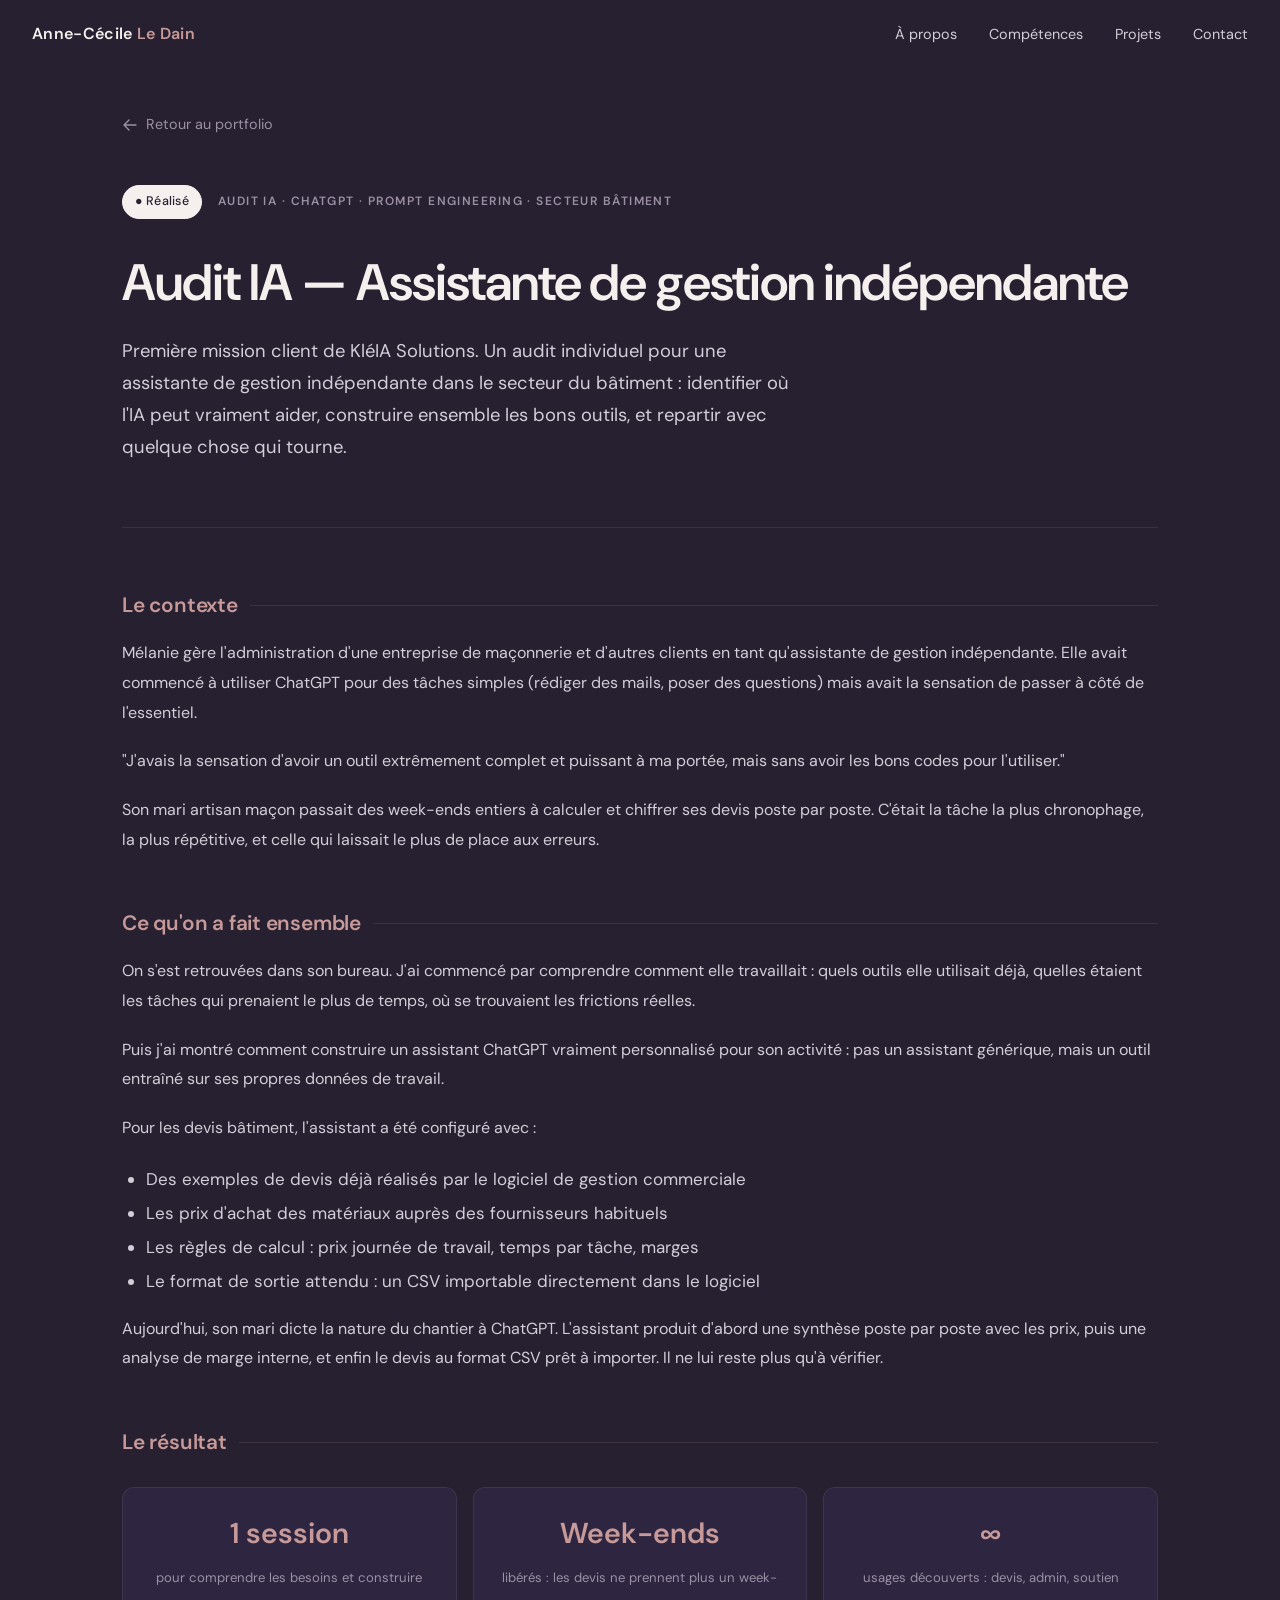
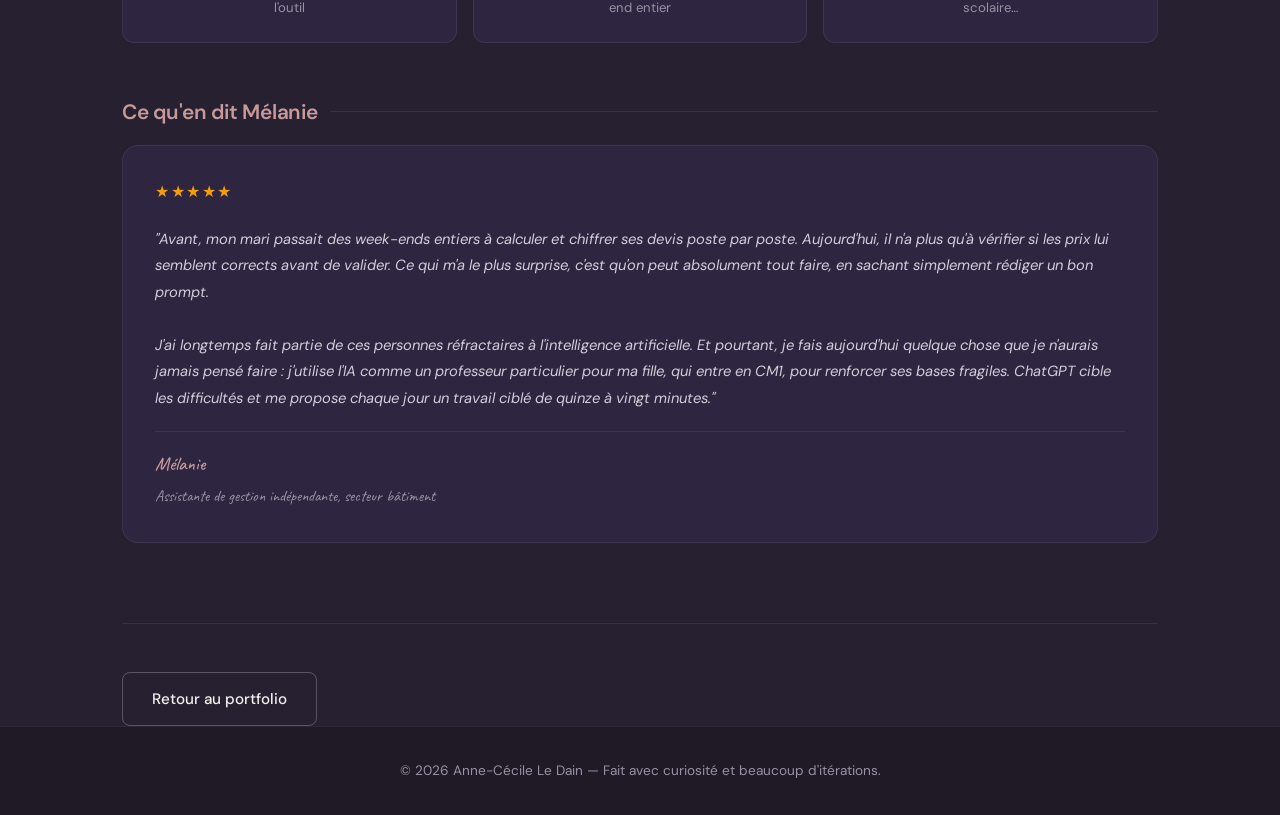
<file: projets/audit-assistante-gestion.html>
<!DOCTYPE html>
<html lang="fr">
<head>
  <meta charset="UTF-8" />
  <meta name="viewport" content="width=device-width, initial-scale=1.0" />
  <title>Audit IA — Assistante de gestion, secteur bâtiment — Anne-Cécile Le Dain</title>
  <meta name="description" content="Audit IA individuel pour une assistante de gestion indépendante dans le bâtiment. Construction d'un assistant devis sur-mesure avec ChatGPT." />
  <link rel="icon" type="image/x-icon" href="../favicon.ico" />
  <link rel="stylesheet" href="../style.css" />
  <link rel="preconnect" href="https://fonts.googleapis.com" />
  <link rel="preconnect" href="https://fonts.gstatic.com" crossorigin />
</head>
<body>

  <nav aria-label="Navigation principale">
    <a href="../index.html" class="nav-logo">Anne-Cécile <span>Le Dain</span></a>
    <ul class="nav-links" role="list">
      <li><a href="../index.html#a-propos">À propos</a></li>
      <li><a href="../index.html#competences">Compétences</a></li>
      <li><a href="../index.html#projets">Projets</a></li>
      <li><a href="../index.html#contact">Contact</a></li>
    </ul>
    <button class="nav-toggle" aria-label="Ouvrir le menu" aria-expanded="false">
      <span></span><span></span><span></span>
    </button>
  </nav>

  <main class="container projet-page">

    <a href="../index.html#projets" class="retour">
      <svg xmlns="http://www.w3.org/2000/svg" fill="none" viewBox="0 0 24 24" stroke-width="2" stroke="currentColor">
        <path stroke-linecap="round" stroke-linejoin="round" d="M10.5 19.5L3 12m0 0l7.5-7.5M3 12h18" />
      </svg>
      Retour au portfolio
    </a>

    <div class="projet-hero">
      <div class="projet-hero-meta">
        <span class="tag-statut tag-realise">● Réalisé</span>
        <span class="label">Audit IA · ChatGPT · Prompt engineering · Secteur bâtiment</span>
      </div>
      <h1>Audit IA — Assistante de gestion indépendante</h1>
      <p class="intro">
        Première mission client de KléIA Solutions. Un audit individuel pour une assistante de gestion indépendante dans le secteur du bâtiment : identifier où l'IA peut vraiment aider, construire ensemble les bons outils, et repartir avec quelque chose qui tourne.
      </p>
    </div>

    <div class="etude-section">
      <h2>Le contexte</h2>
      <p>
        Mélanie gère l'administration d'une entreprise de maçonnerie et d'autres clients en tant qu'assistante de gestion indépendante. Elle avait commencé à utiliser ChatGPT pour des tâches simples (rédiger des mails, poser des questions) mais avait la sensation de passer à côté de l'essentiel.
      </p>
      <p>
        "J'avais la sensation d'avoir un outil extrêmement complet et puissant à ma portée, mais sans avoir les bons codes pour l'utiliser."
      </p>
      <p>
        Son mari artisan maçon passait des week-ends entiers à calculer et chiffrer ses devis poste par poste. C'était la tâche la plus chronophage, la plus répétitive, et celle qui laissait le plus de place aux erreurs.
      </p>
    </div>

    <div class="etude-section">
      <h2>Ce qu'on a fait ensemble</h2>
      <p>
        On s'est retrouvées dans son bureau. J'ai commencé par comprendre comment elle travaillait : quels outils elle utilisait déjà, quelles étaient les tâches qui prenaient le plus de temps, où se trouvaient les frictions réelles.
      </p>
      <p>
        Puis j'ai montré comment construire un assistant ChatGPT vraiment personnalisé pour son activité : pas un assistant générique, mais un outil entraîné sur ses propres données de travail.
      </p>
      <p>
        Pour les devis bâtiment, l'assistant a été configuré avec :
      </p>
      <ul style="color: var(--texte); margin: 1rem 0 1rem 1.5rem; line-height: 2;">
        <li>Des exemples de devis déjà réalisés par le logiciel de gestion commerciale</li>
        <li>Les prix d'achat des matériaux auprès des fournisseurs habituels</li>
        <li>Les règles de calcul : prix journée de travail, temps par tâche, marges</li>
        <li>Le format de sortie attendu : un CSV importable directement dans le logiciel</li>
      </ul>
      <p>
        Aujourd'hui, son mari dicte la nature du chantier à ChatGPT. L'assistant produit d'abord une synthèse poste par poste avec les prix, puis une analyse de marge interne, et enfin le devis au format CSV prêt à importer. Il ne lui reste plus qu'à vérifier.
      </p>
    </div>

    <div class="etude-section">
      <h2>Le résultat</h2>
      <div class="chiffres-cles">
        <div class="chiffre-item">
          <span class="chiffre-valeur">1 session</span>
          <span class="chiffre-label">pour comprendre les besoins et construire l'outil</span>
        </div>
        <div class="chiffre-item">
          <span class="chiffre-valeur">Week-ends</span>
          <span class="chiffre-label">libérés : les devis ne prennent plus un week-end entier</span>
        </div>
        <div class="chiffre-item">
          <span class="chiffre-valeur">∞</span>
          <span class="chiffre-label">usages découverts : devis, admin, soutien scolaire…</span>
        </div>
      </div>
    </div>

    <!-- Témoignage -->
    <div class="etude-section">
      <h2>Ce qu'en dit Mélanie</h2>
      <div class="avis-card avis-card-projet">
        <div class="avis-etoiles" aria-label="5 étoiles">★★★★★</div>
        <blockquote>
          "Avant, mon mari passait des week-ends entiers à calculer et chiffrer ses devis poste par poste. Aujourd'hui, il n'a plus qu'à vérifier si les prix lui semblent corrects avant de valider. Ce qui m'a le plus surprise, c'est qu'on peut absolument tout faire, en sachant simplement rédiger un bon prompt.
          <br><br>
          J'ai longtemps fait partie de ces personnes réfractaires à l'intelligence artificielle. Et pourtant, je fais aujourd'hui quelque chose que je n'aurais jamais pensé faire : j'utilise l'IA comme un professeur particulier pour ma fille, qui entre en CM1, pour renforcer ses bases fragiles. ChatGPT cible les difficultés et me propose chaque jour un travail ciblé de quinze à vingt minutes."
        </blockquote>
        <div class="avis-auteur">
          <div class="avis-avatar">M</div>
          <div>
            <strong>Mélanie</strong>
            <span>Assistante de gestion indépendante, secteur bâtiment</span>
          </div>
        </div>
      </div>
    </div>

    <div class="retour-bas">
      <a href="../index.html#projets" class="btn btn-outline">Retour au portfolio</a>
    </div>

  </main>

  <footer>
    <p>© 2026 Anne-Cécile Le Dain — Fait avec curiosité et beaucoup d'itérations.</p>
  </footer>

  <script src="../script.js"></script>
</body>
</html>
</file>
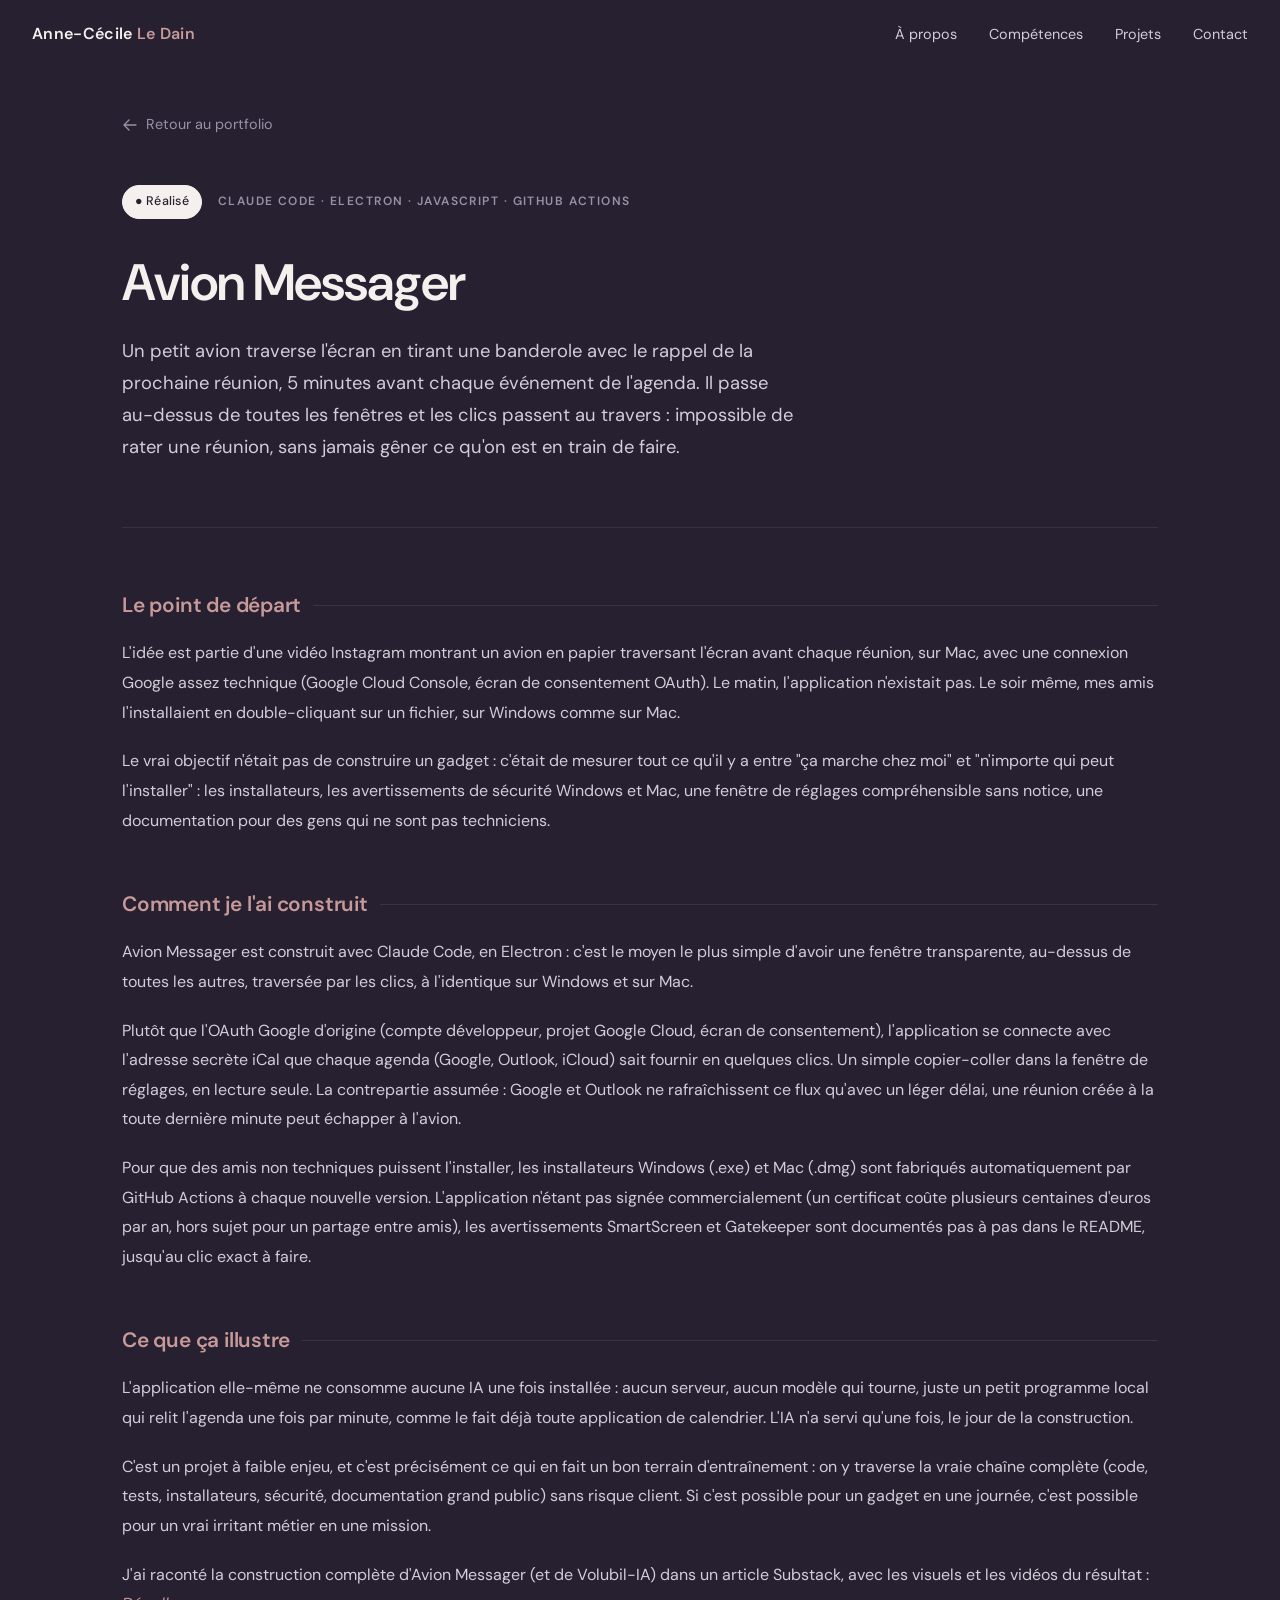
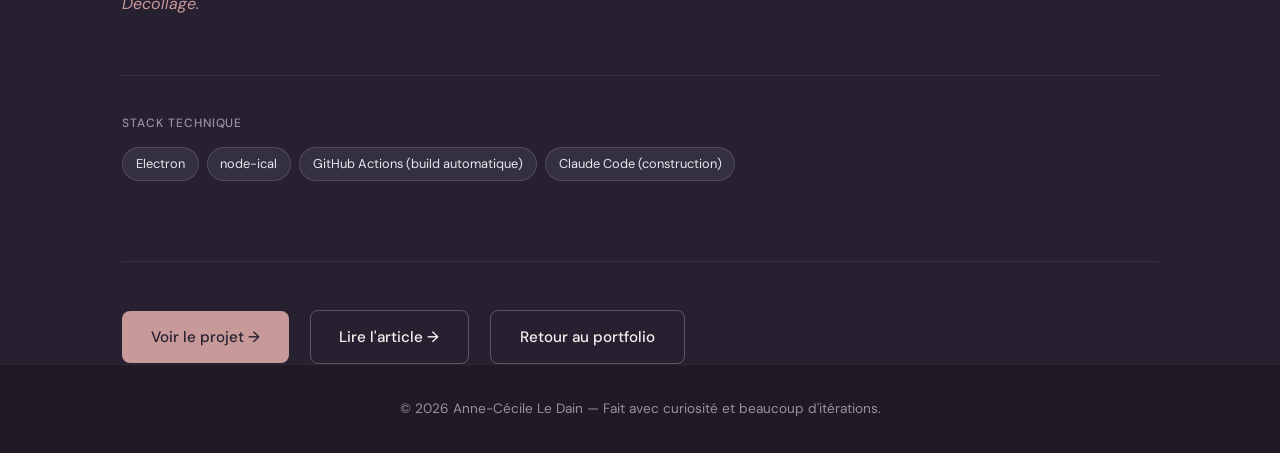
<file: projets/avion-messager.html>
<!DOCTYPE html>
<html lang="fr">
<head>
  <meta charset="UTF-8" />
  <meta name="viewport" content="width=device-width, initial-scale=1.0" />
  <title>Avion Messager — Anne-Cécile Le Dain</title>
  <meta name="description" content="Avion Messager : un avion traverse l'écran 5 minutes avant chaque réunion de l'agenda, sans jamais gêner le travail en cours. Construit avec Claude." />
  <link rel="icon" type="image/x-icon" href="../favicon.ico" />
  <link rel="stylesheet" href="../style.css" />
  <link rel="preconnect" href="https://fonts.googleapis.com" />
  <link rel="preconnect" href="https://fonts.gstatic.com" crossorigin />
</head>
<body>

  <nav aria-label="Navigation principale">
    <a href="../index.html" class="nav-logo">Anne-Cécile <span>Le Dain</span></a>
    <ul class="nav-links" role="list">
      <li><a href="../index.html#a-propos">À propos</a></li>
      <li><a href="../index.html#competences">Compétences</a></li>
      <li><a href="../index.html#projets">Projets</a></li>
      <li><a href="../index.html#contact">Contact</a></li>
    </ul>
    <button class="nav-toggle" aria-label="Ouvrir le menu" aria-expanded="false">
      <span></span><span></span><span></span>
    </button>
  </nav>

  <main class="container projet-page">

    <a href="../index.html#projets" class="retour">
      <svg xmlns="http://www.w3.org/2000/svg" fill="none" viewBox="0 0 24 24" stroke-width="2" stroke="currentColor">
        <path stroke-linecap="round" stroke-linejoin="round" d="M10.5 19.5L3 12m0 0l7.5-7.5M3 12h18" />
      </svg>
      Retour au portfolio
    </a>

    <div class="projet-hero">
      <div class="projet-hero-meta">
        <span class="tag-statut tag-realise">● Réalisé</span>
        <span class="label">Claude Code · Electron · JavaScript · GitHub Actions</span>
      </div>
      <h1>Avion Messager</h1>
      <p class="intro">
        Un petit avion traverse l'écran en tirant une banderole avec le rappel de la prochaine réunion, 5 minutes avant chaque événement de l'agenda. Il passe au-dessus de toutes les fenêtres et les clics passent au travers : impossible de rater une réunion, sans jamais gêner ce qu'on est en train de faire.
      </p>
    </div>

    <div class="etude-section">
      <h2>Le point de départ</h2>
      <p>
        L'idée est partie d'une vidéo Instagram montrant un avion en papier traversant l'écran avant chaque réunion, sur Mac, avec une connexion Google assez technique (Google Cloud Console, écran de consentement OAuth). Le matin, l'application n'existait pas. Le soir même, mes amis l'installaient en double-cliquant sur un fichier, sur Windows comme sur Mac.
      </p>
      <p>
        Le vrai objectif n'était pas de construire un gadget : c'était de mesurer tout ce qu'il y a entre "ça marche chez moi" et "n'importe qui peut l'installer" : les installateurs, les avertissements de sécurité Windows et Mac, une fenêtre de réglages compréhensible sans notice, une documentation pour des gens qui ne sont pas techniciens.
      </p>
    </div>

    <div class="etude-section">
      <h2>Comment je l'ai construit</h2>
      <p>
        Avion Messager est construit avec Claude Code, en Electron : c'est le moyen le plus simple d'avoir une fenêtre transparente, au-dessus de toutes les autres, traversée par les clics, à l'identique sur Windows et sur Mac.
      </p>
      <p>
        Plutôt que l'OAuth Google d'origine (compte développeur, projet Google Cloud, écran de consentement), l'application se connecte avec l'adresse secrète iCal que chaque agenda (Google, Outlook, iCloud) sait fournir en quelques clics. Un simple copier-coller dans la fenêtre de réglages, en lecture seule. La contrepartie assumée : Google et Outlook ne rafraîchissent ce flux qu'avec un léger délai, une réunion créée à la toute dernière minute peut échapper à l'avion.
      </p>
      <p>
        Pour que des amis non techniques puissent l'installer, les installateurs Windows (.exe) et Mac (.dmg) sont fabriqués automatiquement par GitHub Actions à chaque nouvelle version. L'application n'étant pas signée commercialement (un certificat coûte plusieurs centaines d'euros par an, hors sujet pour un partage entre amis), les avertissements SmartScreen et Gatekeeper sont documentés pas à pas dans le README, jusqu'au clic exact à faire.
      </p>
    </div>

    <div class="etude-section">
      <h2>Ce que ça illustre</h2>
      <p>
        L'application elle-même ne consomme aucune IA une fois installée : aucun serveur, aucun modèle qui tourne, juste un petit programme local qui relit l'agenda une fois par minute, comme le fait déjà toute application de calendrier. L'IA n'a servi qu'une fois, le jour de la construction.
      </p>
      <p>
        C'est un projet à faible enjeu, et c'est précisément ce qui en fait un bon terrain d'entraînement : on y traverse la vraie chaîne complète (code, tests, installateurs, sécurité, documentation grand public) sans risque client. Si c'est possible pour un gadget en une journée, c'est possible pour un vrai irritant métier en une mission.
      </p>
      <p>
        J'ai raconté la construction complète d'Avion Messager (et de Volubil-IA) dans un article Substack, avec les visuels et les vidéos du résultat : <a href="https://iterationsannececile.substack.com/p/decollage" target="_blank" rel="noopener"><em>Décollage.</em></a>
      </p>
    </div>

    <div class="stack-section">
      <h2>Stack technique</h2>
      <div class="stack">
        <span class="pill">Electron</span>
        <span class="pill">node-ical</span>
        <span class="pill">GitHub Actions (build automatique)</span>
        <span class="pill">Claude Code (construction)</span>
      </div>
    </div>

    <div class="retour-bas">
      <a href="https://github.com/annece29-netizen/avion-messager" target="_blank" rel="noopener" class="btn btn-primary">Voir le projet →</a>
      <a href="https://iterationsannececile.substack.com/p/decollage" target="_blank" rel="noopener" class="btn btn-outline" style="margin-left: 1rem;">Lire l'article →</a>
      <a href="../index.html#projets" class="btn btn-outline" style="margin-left: 1rem;">Retour au portfolio</a>
    </div>

  </main>

  <footer>
    <p>© 2026 Anne-Cécile Le Dain — Fait avec curiosité et beaucoup d'itérations.</p>
  </footer>

  <script src="../script.js"></script>
</body>
</html>
</file>
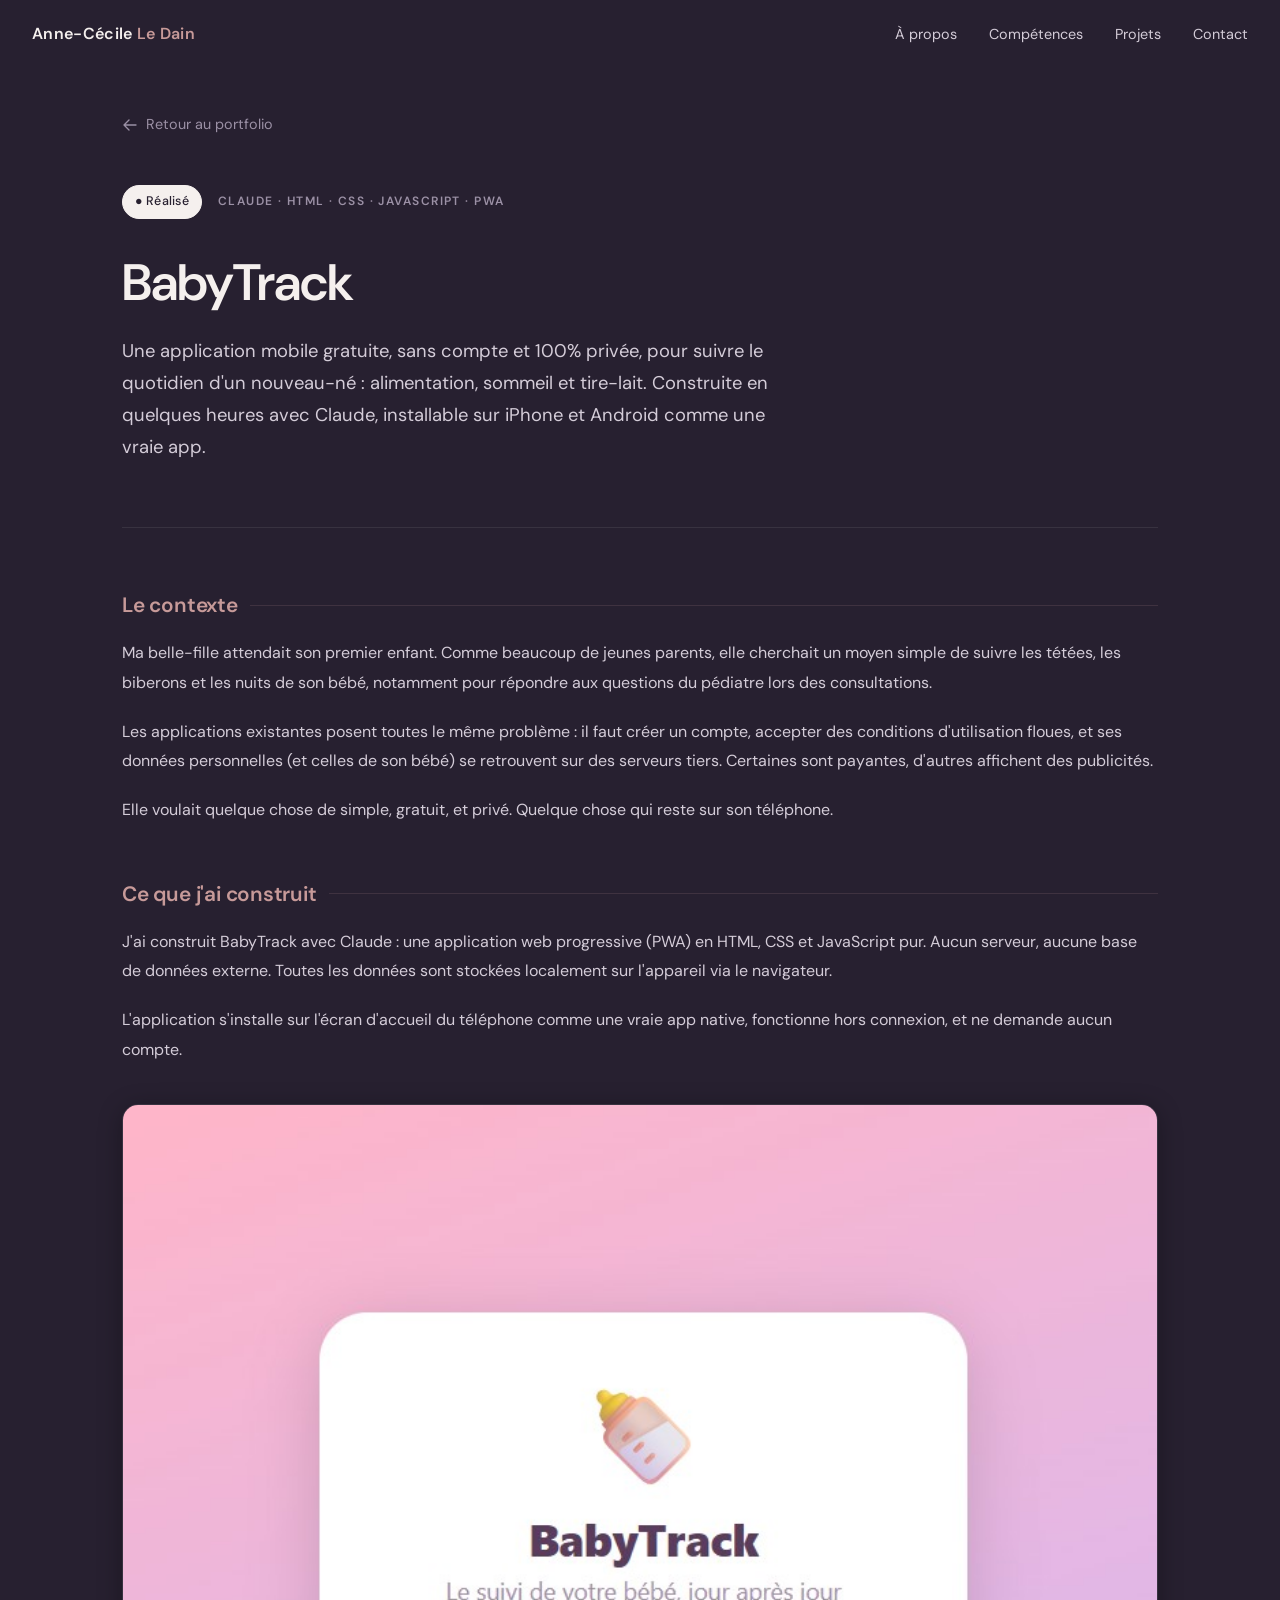
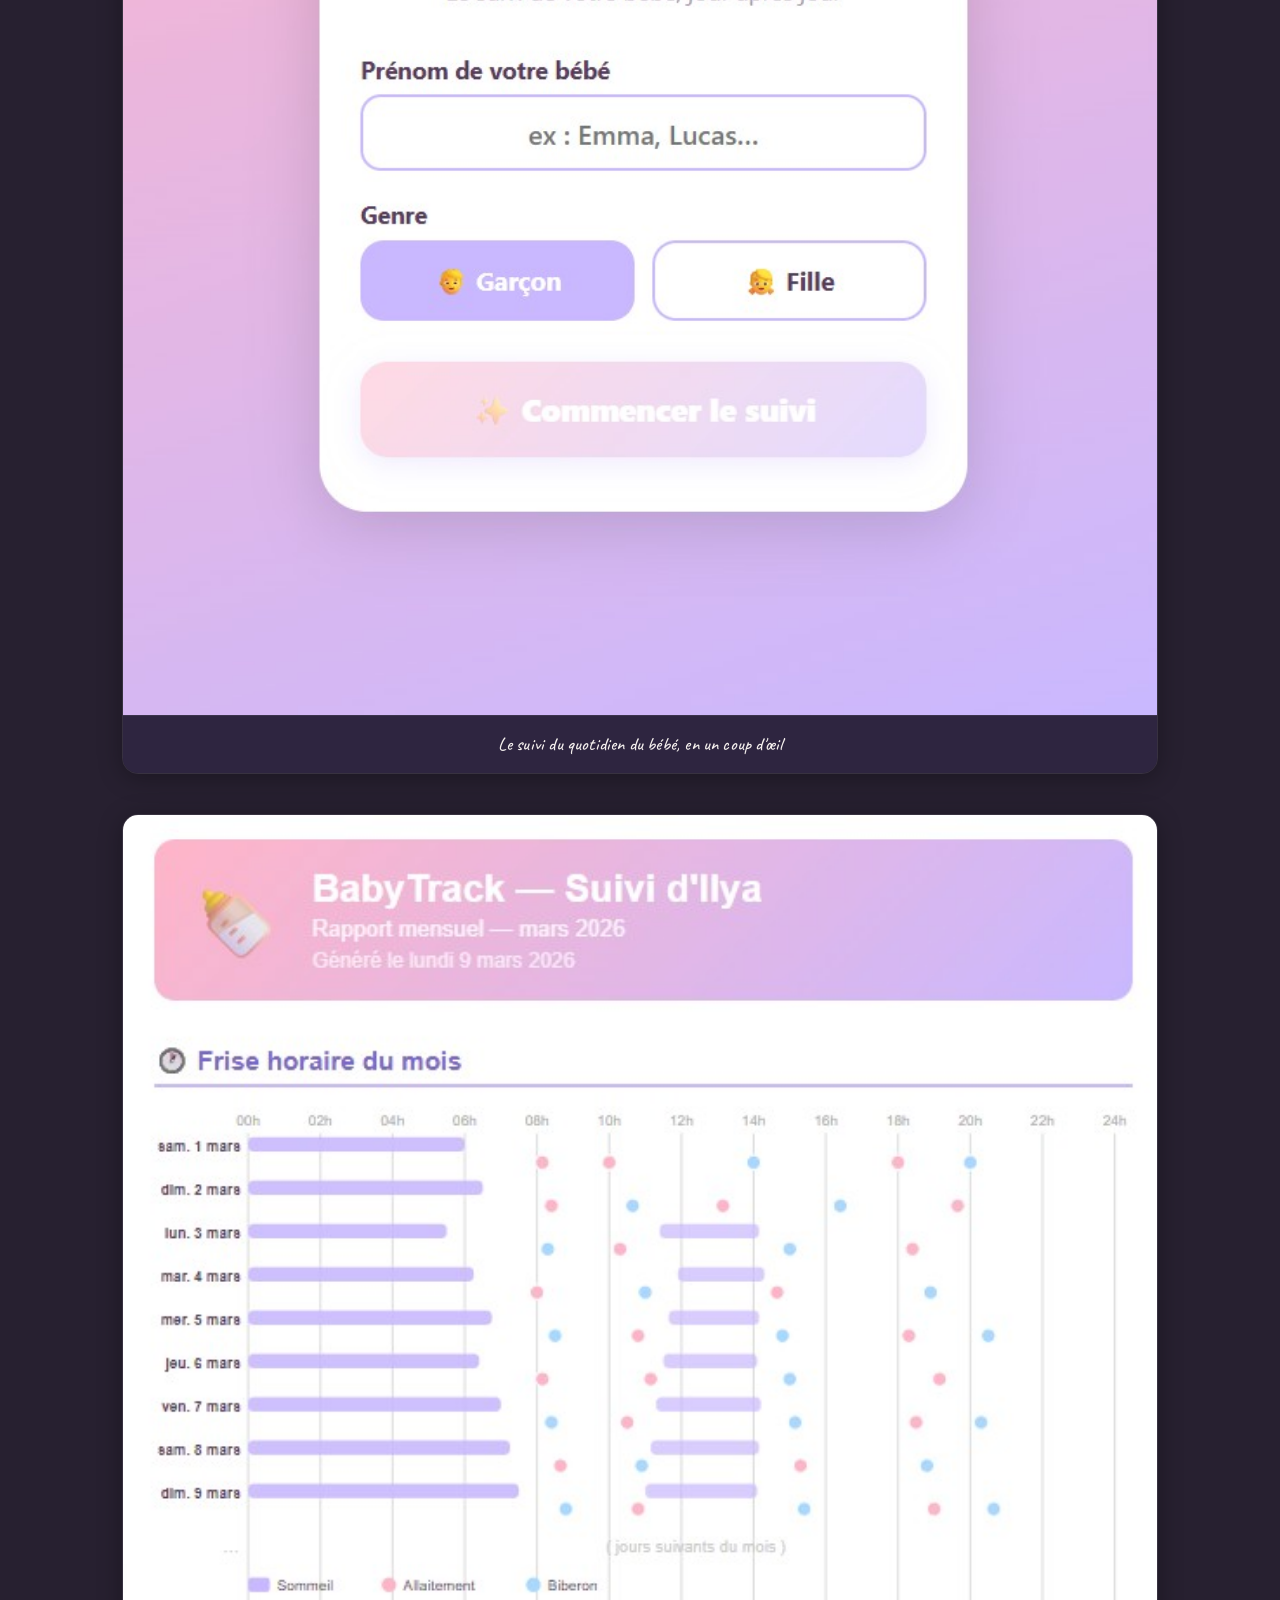
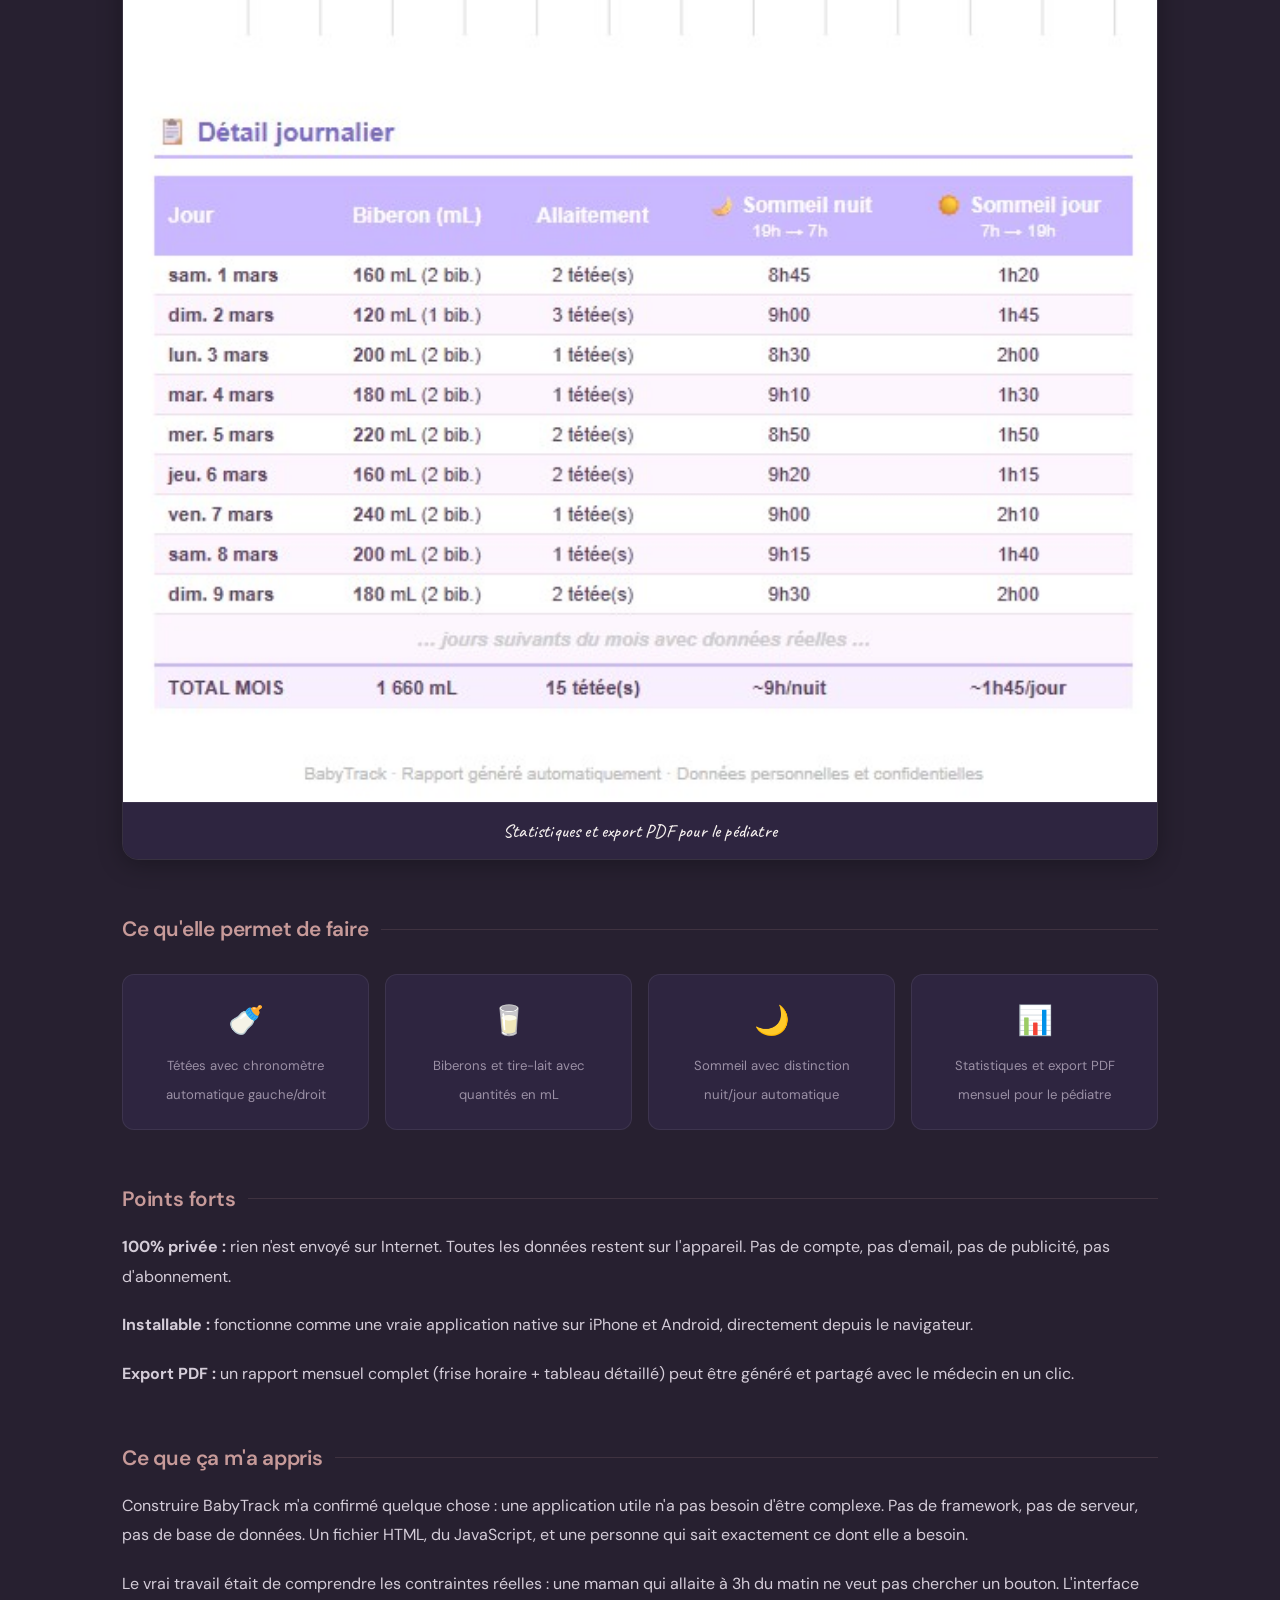
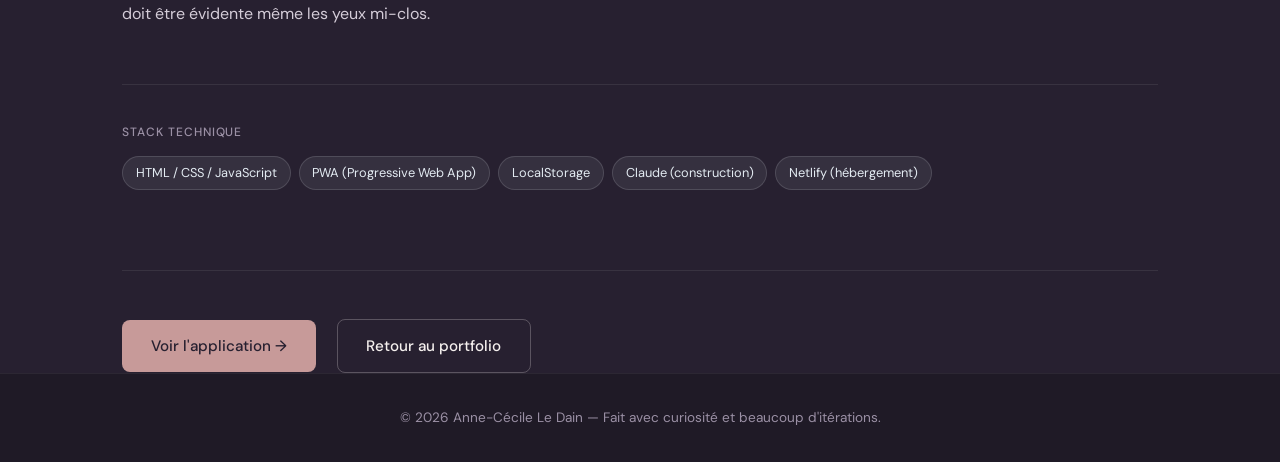
<file: projets/babytrack.html>
<!DOCTYPE html>
<html lang="fr">
<head>
  <meta charset="UTF-8" />
  <meta name="viewport" content="width=device-width, initial-scale=1.0" />
  <title>BabyTrack — Anne-Cécile Le Dain</title>
  <meta name="description" content="BabyTrack : application mobile gratuite pour suivre l'alimentation, le sommeil et le tire-lait d'un nouveau-né. Construite avec Claude." />
  <link rel="icon" type="image/x-icon" href="../favicon.ico" />
  <link rel="stylesheet" href="../style.css" />
  <link rel="preconnect" href="https://fonts.googleapis.com" />
  <link rel="preconnect" href="https://fonts.gstatic.com" crossorigin />
</head>
<body>

  <nav aria-label="Navigation principale">
    <a href="../index.html" class="nav-logo">Anne-Cécile <span>Le Dain</span></a>
    <ul class="nav-links" role="list">
      <li><a href="../index.html#a-propos">À propos</a></li>
      <li><a href="../index.html#competences">Compétences</a></li>
      <li><a href="../index.html#projets">Projets</a></li>
      <li><a href="../index.html#contact">Contact</a></li>
    </ul>
    <button class="nav-toggle" aria-label="Ouvrir le menu" aria-expanded="false">
      <span></span><span></span><span></span>
    </button>
  </nav>

  <main class="container projet-page">

    <a href="../index.html#projets" class="retour">
      <svg xmlns="http://www.w3.org/2000/svg" fill="none" viewBox="0 0 24 24" stroke-width="2" stroke="currentColor">
        <path stroke-linecap="round" stroke-linejoin="round" d="M10.5 19.5L3 12m0 0l7.5-7.5M3 12h18" />
      </svg>
      Retour au portfolio
    </a>

    <div class="projet-hero">
      <div class="projet-hero-meta">
        <span class="tag-statut tag-realise">● Réalisé</span>
        <span class="label">Claude · HTML · CSS · JavaScript · PWA</span>
      </div>
      <h1>BabyTrack</h1>
      <p class="intro">
        Une application mobile gratuite, sans compte et 100% privée, pour suivre le quotidien d'un nouveau-né : alimentation, sommeil et tire-lait. Construite en quelques heures avec Claude, installable sur iPhone et Android comme une vraie app.
      </p>
    </div>

    <div class="etude-section">
      <h2>Le contexte</h2>
      <p>
        Ma belle-fille attendait son premier enfant. Comme beaucoup de jeunes parents, elle cherchait un moyen simple de suivre les tétées, les biberons et les nuits de son bébé, notamment pour répondre aux questions du pédiatre lors des consultations.
      </p>
      <p>
        Les applications existantes posent toutes le même problème : il faut créer un compte, accepter des conditions d'utilisation floues, et ses données personnelles (et celles de son bébé) se retrouvent sur des serveurs tiers. Certaines sont payantes, d'autres affichent des publicités.
      </p>
      <p>
        Elle voulait quelque chose de simple, gratuit, et privé. Quelque chose qui reste sur son téléphone.
      </p>
    </div>

    <div class="etude-section">
      <h2>Ce que j'ai construit</h2>
      <p>
        J'ai construit BabyTrack avec Claude : une application web progressive (PWA) en HTML, CSS et JavaScript pur. Aucun serveur, aucune base de données externe. Toutes les données sont stockées localement sur l'appareil via le navigateur.
      </p>
      <p>
        L'application s'installe sur l'écran d'accueil du téléphone comme une vraie app native, fonctionne hors connexion, et ne demande aucun compte.
      </p>
      <figure class="visuel-projet">
        <img src="../images/projets/appli-babytrack (1).jpg" alt="Écran principal de l'application BabyTrack" loading="lazy" />
        <figcaption>Le suivi du quotidien du bébé, en un coup d'œil</figcaption>
      </figure>
      <figure class="visuel-projet">
        <img src="../images/projets/appli-babytrack (2).jpg" alt="Statistiques et export de l'application BabyTrack" loading="lazy" />
        <figcaption>Statistiques et export PDF pour le pédiatre</figcaption>
      </figure>
    </div>

    <div class="etude-section">
      <h2>Ce qu'elle permet de faire</h2>
      <div class="chiffres-cles">
        <div class="chiffre-item">
          <span class="chiffre-valeur">🍼</span>
          <span class="chiffre-label">Tétées avec chronomètre automatique gauche/droit</span>
        </div>
        <div class="chiffre-item">
          <span class="chiffre-valeur">🥛</span>
          <span class="chiffre-label">Biberons et tire-lait avec quantités en mL</span>
        </div>
        <div class="chiffre-item">
          <span class="chiffre-valeur">🌙</span>
          <span class="chiffre-label">Sommeil avec distinction nuit/jour automatique</span>
        </div>
        <div class="chiffre-item">
          <span class="chiffre-valeur">📊</span>
          <span class="chiffre-label">Statistiques et export PDF mensuel pour le pédiatre</span>
        </div>
      </div>
    </div>

    <div class="etude-section">
      <h2>Points forts</h2>
      <p>
        <strong>100% privée :</strong> rien n'est envoyé sur Internet. Toutes les données restent sur l'appareil. Pas de compte, pas d'email, pas de publicité, pas d'abonnement.
      </p>
      <p>
        <strong>Installable :</strong> fonctionne comme une vraie application native sur iPhone et Android, directement depuis le navigateur.
      </p>
      <p>
        <strong>Export PDF :</strong> un rapport mensuel complet (frise horaire + tableau détaillé) peut être généré et partagé avec le médecin en un clic.
      </p>
    </div>

    <div class="etude-section">
      <h2>Ce que ça m'a appris</h2>
      <p>
        Construire BabyTrack m'a confirmé quelque chose : une application utile n'a pas besoin d'être complexe. Pas de framework, pas de serveur, pas de base de données. Un fichier HTML, du JavaScript, et une personne qui sait exactement ce dont elle a besoin.
      </p>
      <p>
        Le vrai travail était de comprendre les contraintes réelles : une maman qui allaite à 3h du matin ne veut pas chercher un bouton. L'interface doit être évidente même les yeux mi-clos.
      </p>
    </div>

    <div class="stack-section">
      <h2>Stack technique</h2>
      <div class="stack">
        <span class="pill">HTML / CSS / JavaScript</span>
        <span class="pill">PWA (Progressive Web App)</span>
        <span class="pill">LocalStorage</span>
        <span class="pill">Claude (construction)</span>
        <span class="pill">Netlify (hébergement)</span>
      </div>
    </div>

    <div class="retour-bas">
      <a href="https://baby-tracking.netlify.app" target="_blank" rel="noopener" class="btn btn-primary">Voir l'application →</a>
      <a href="../index.html#projets" class="btn btn-outline" style="margin-left: 1rem;">Retour au portfolio</a>
    </div>

  </main>

  <footer>
    <p>© 2026 Anne-Cécile Le Dain — Fait avec curiosité et beaucoup d'itérations.</p>
  </footer>

  <script src="../script.js"></script>
</body>
</html>
</file>
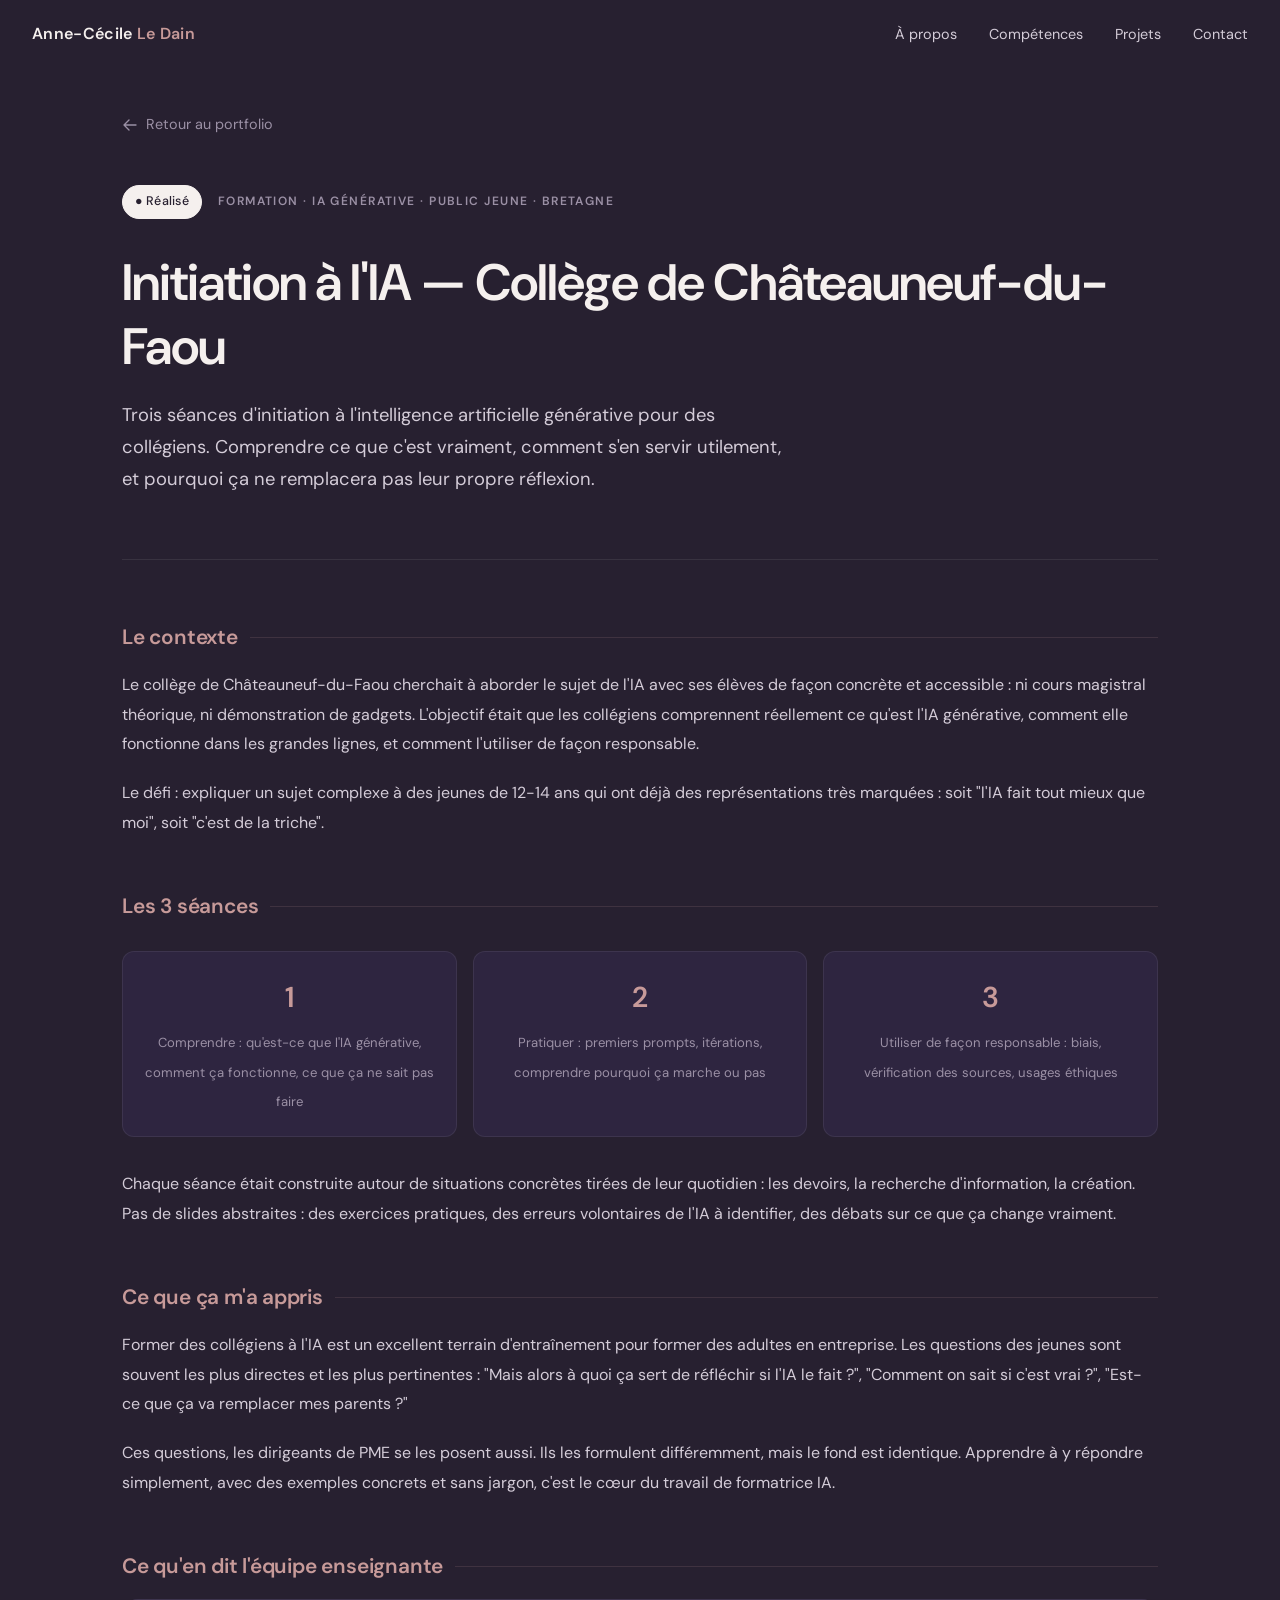
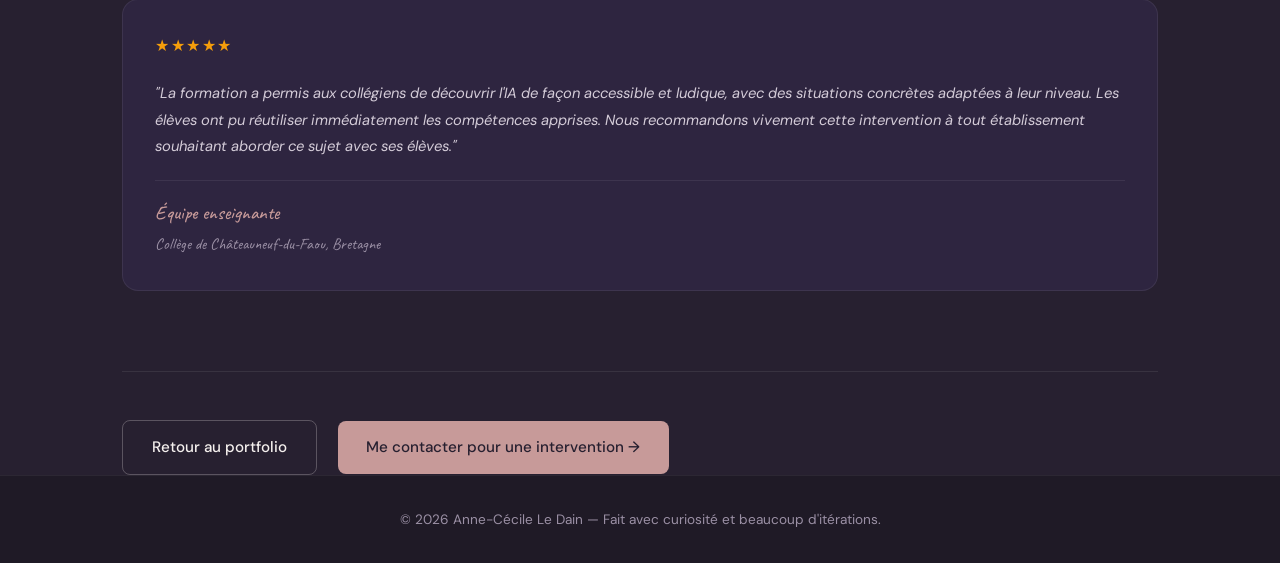
<file: projets/college-chateauneuf.html>
<!DOCTYPE html>
<html lang="fr">
<head>
  <meta charset="UTF-8" />
  <meta name="viewport" content="width=device-width, initial-scale=1.0" />
  <title>Initiation IA au collège — Anne-Cécile Le Dain</title>
  <meta name="description" content="3 séances d'initiation à l'IA générative pour des collégiens en Bretagne. Comprendre les outils, les usages responsables, les premiers pas pratiques." />
  <link rel="icon" type="image/x-icon" href="../favicon.ico" />
  <link rel="stylesheet" href="../style.css" />
  <link rel="preconnect" href="https://fonts.googleapis.com" />
  <link rel="preconnect" href="https://fonts.gstatic.com" crossorigin />
</head>
<body>

  <nav aria-label="Navigation principale">
    <a href="../index.html" class="nav-logo">Anne-Cécile <span>Le Dain</span></a>
    <ul class="nav-links" role="list">
      <li><a href="../index.html#a-propos">À propos</a></li>
      <li><a href="../index.html#competences">Compétences</a></li>
      <li><a href="../index.html#projets">Projets</a></li>
      <li><a href="../index.html#contact">Contact</a></li>
    </ul>
    <button class="nav-toggle" aria-label="Ouvrir le menu" aria-expanded="false">
      <span></span><span></span><span></span>
    </button>
  </nav>

  <main class="container projet-page">

    <a href="../index.html#projets" class="retour">
      <svg xmlns="http://www.w3.org/2000/svg" fill="none" viewBox="0 0 24 24" stroke-width="2" stroke="currentColor">
        <path stroke-linecap="round" stroke-linejoin="round" d="M10.5 19.5L3 12m0 0l7.5-7.5M3 12h18" />
      </svg>
      Retour au portfolio
    </a>

    <div class="projet-hero">
      <div class="projet-hero-meta">
        <span class="tag-statut tag-realise">● Réalisé</span>
        <span class="label">Formation · IA générative · Public jeune · Bretagne</span>
      </div>
      <h1>Initiation à l'IA — Collège de Châteauneuf-du-Faou</h1>
      <p class="intro">
        Trois séances d'initiation à l'intelligence artificielle générative pour des collégiens. Comprendre ce que c'est vraiment, comment s'en servir utilement, et pourquoi ça ne remplacera pas leur propre réflexion.
      </p>
    </div>

    <div class="etude-section">
      <h2>Le contexte</h2>
      <p>
        Le collège de Châteauneuf-du-Faou cherchait à aborder le sujet de l'IA avec ses élèves de façon concrète et accessible : ni cours magistral théorique, ni démonstration de gadgets. L'objectif était que les collégiens comprennent réellement ce qu'est l'IA générative, comment elle fonctionne dans les grandes lignes, et comment l'utiliser de façon responsable.
      </p>
      <p>
        Le défi : expliquer un sujet complexe à des jeunes de 12-14 ans qui ont déjà des représentations très marquées : soit "l'IA fait tout mieux que moi", soit "c'est de la triche".
      </p>
    </div>

    <div class="etude-section">
      <h2>Les 3 séances</h2>
      <div class="chiffres-cles">
        <div class="chiffre-item">
          <span class="chiffre-valeur">1</span>
          <span class="chiffre-label">Comprendre : qu'est-ce que l'IA générative, comment ça fonctionne, ce que ça ne sait pas faire</span>
        </div>
        <div class="chiffre-item">
          <span class="chiffre-valeur">2</span>
          <span class="chiffre-label">Pratiquer : premiers prompts, itérations, comprendre pourquoi ça marche ou pas</span>
        </div>
        <div class="chiffre-item">
          <span class="chiffre-valeur">3</span>
          <span class="chiffre-label">Utiliser de façon responsable : biais, vérification des sources, usages éthiques</span>
        </div>
      </div>
      <p style="margin-top: 1.5rem;">
        Chaque séance était construite autour de situations concrètes tirées de leur quotidien : les devoirs, la recherche d'information, la création. Pas de slides abstraites : des exercices pratiques, des erreurs volontaires de l'IA à identifier, des débats sur ce que ça change vraiment.
      </p>
    </div>

    <div class="etude-section">
      <h2>Ce que ça m'a appris</h2>
      <p>
        Former des collégiens à l'IA est un excellent terrain d'entraînement pour former des adultes en entreprise. Les questions des jeunes sont souvent les plus directes et les plus pertinentes : "Mais alors à quoi ça sert de réfléchir si l'IA le fait ?", "Comment on sait si c'est vrai ?", "Est-ce que ça va remplacer mes parents ?"
      </p>
      <p>
        Ces questions, les dirigeants de PME se les posent aussi. Ils les formulent différemment, mais le fond est identique. Apprendre à y répondre simplement, avec des exemples concrets et sans jargon, c'est le cœur du travail de formatrice IA.
      </p>
    </div>

    <div class="etude-section">
      <h2>Ce qu'en dit l'équipe enseignante</h2>
      <div class="avis-card avis-card-projet">
        <div class="avis-etoiles" aria-label="5 étoiles">★★★★★</div>
        <blockquote>
          "La formation a permis aux collégiens de découvrir l'IA de façon accessible et ludique, avec des situations concrètes adaptées à leur niveau. Les élèves ont pu réutiliser immédiatement les compétences apprises. Nous recommandons vivement cette intervention à tout établissement souhaitant aborder ce sujet avec ses élèves."
        </blockquote>
        <div class="avis-auteur">
          <div class="avis-avatar">E</div>
          <div>
            <strong>Équipe enseignante</strong>
            <span>Collège de Châteauneuf-du-Faou, Bretagne</span>
          </div>
        </div>
      </div>
    </div>

    <div class="retour-bas">
      <a href="../index.html#projets" class="btn btn-outline">Retour au portfolio</a>
      <a href="../index.html#contact" class="btn btn-primary" style="margin-left: 1rem;">Me contacter pour une intervention →</a>
    </div>

  </main>

  <footer>
    <p>© 2026 Anne-Cécile Le Dain — Fait avec curiosité et beaucoup d'itérations.</p>
  </footer>

  <script src="../script.js"></script>
</body>
</html>
</file>
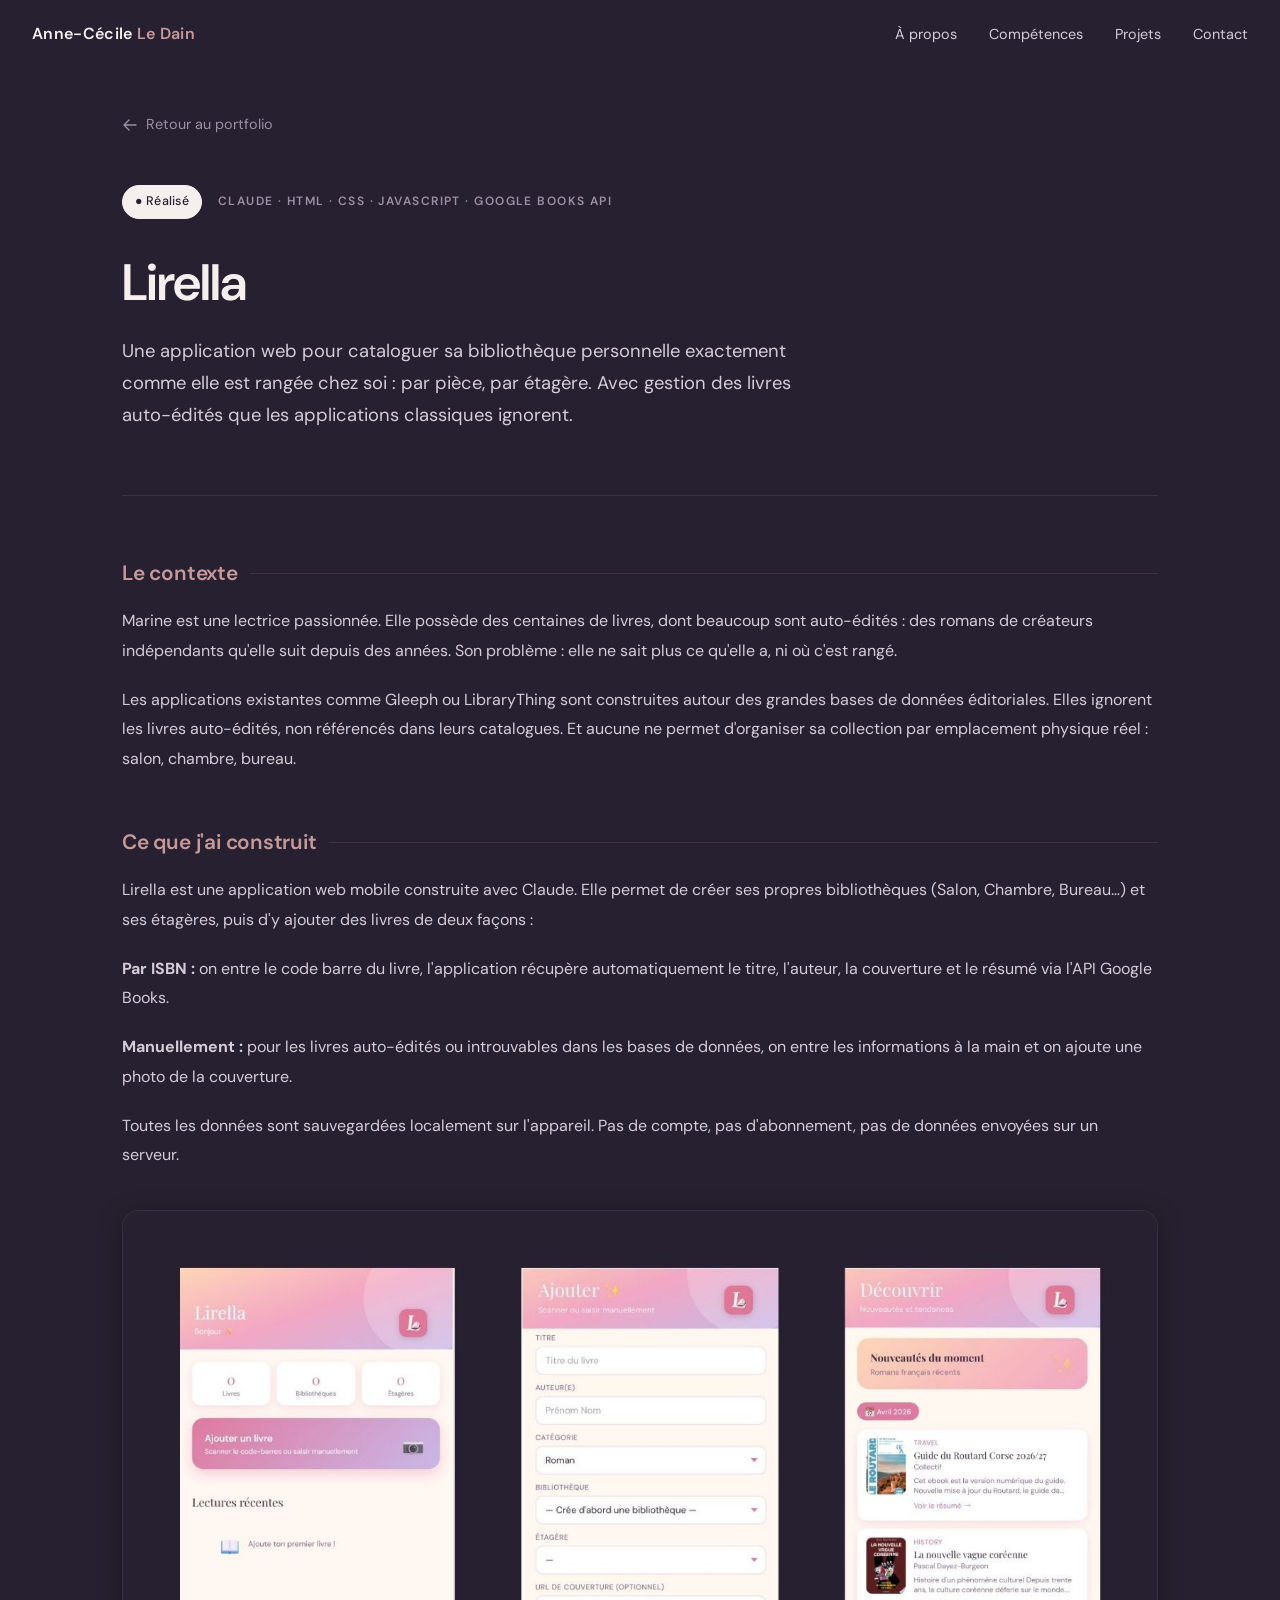
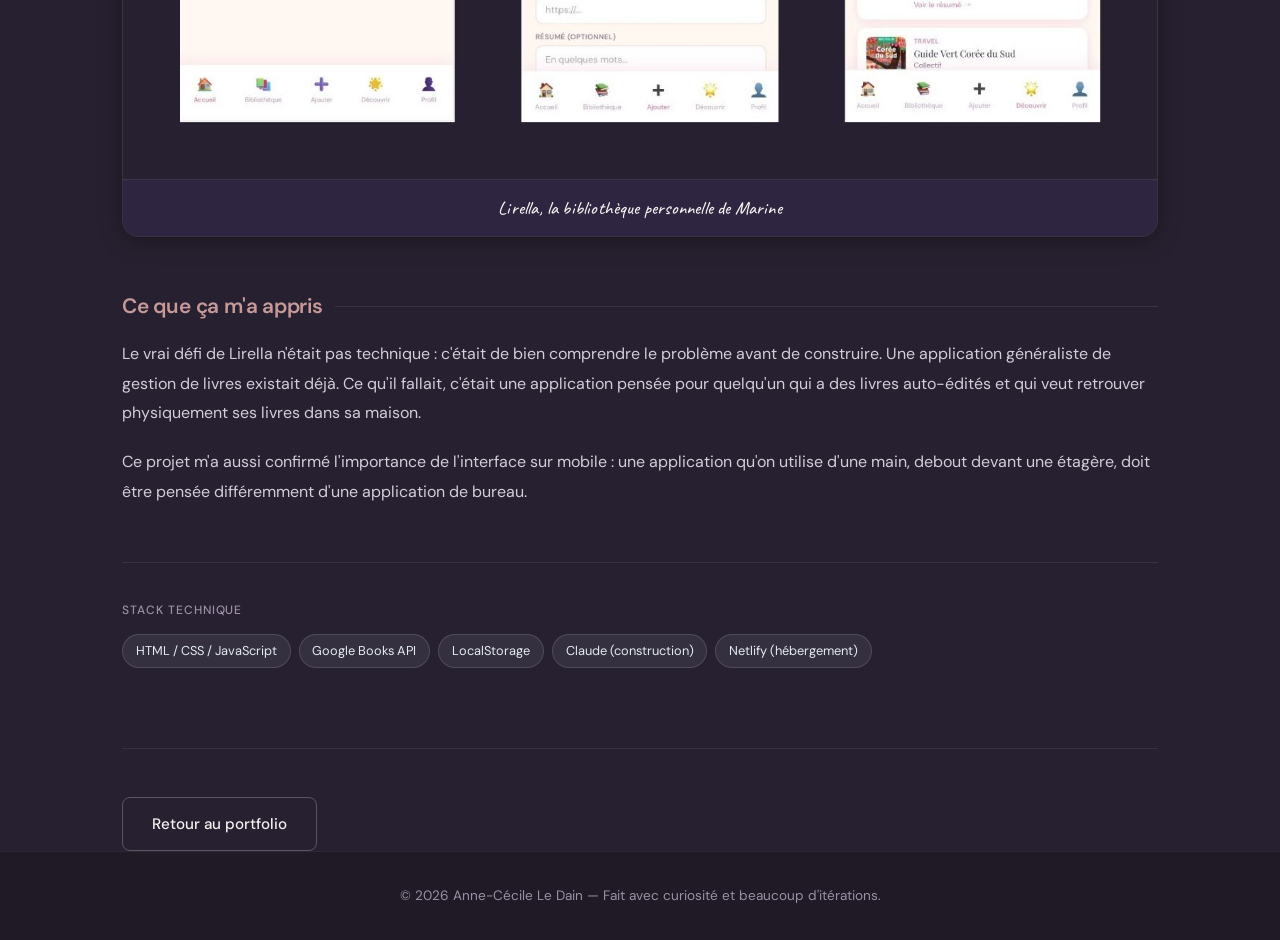
<file: projets/lirella.html>
<!DOCTYPE html>
<html lang="fr">
<head>
  <meta charset="UTF-8" />
  <meta name="viewport" content="width=device-width, initial-scale=1.0" />
  <title>Lirella — Anne-Cécile Le Dain</title>
  <meta name="description" content="Lirella : application web pour cataloguer sa bibliothèque personnelle par étagère, avec gestion des livres auto-édités. Construite avec Claude." />
  <link rel="icon" type="image/x-icon" href="../favicon.ico" />
  <link rel="stylesheet" href="../style.css" />
  <link rel="preconnect" href="https://fonts.googleapis.com" />
  <link rel="preconnect" href="https://fonts.gstatic.com" crossorigin />
</head>
<body>

  <nav aria-label="Navigation principale">
    <a href="../index.html" class="nav-logo">Anne-Cécile <span>Le Dain</span></a>
    <ul class="nav-links" role="list">
      <li><a href="../index.html#a-propos">À propos</a></li>
      <li><a href="../index.html#competences">Compétences</a></li>
      <li><a href="../index.html#projets">Projets</a></li>
      <li><a href="../index.html#contact">Contact</a></li>
    </ul>
    <button class="nav-toggle" aria-label="Ouvrir le menu" aria-expanded="false">
      <span></span><span></span><span></span>
    </button>
  </nav>

  <main class="container projet-page">

    <a href="../index.html#projets" class="retour">
      <svg xmlns="http://www.w3.org/2000/svg" fill="none" viewBox="0 0 24 24" stroke-width="2" stroke="currentColor">
        <path stroke-linecap="round" stroke-linejoin="round" d="M10.5 19.5L3 12m0 0l7.5-7.5M3 12h18" />
      </svg>
      Retour au portfolio
    </a>

    <div class="projet-hero">
      <div class="projet-hero-meta">
        <span class="tag-statut tag-realise">● Réalisé</span>
        <span class="label">Claude · HTML · CSS · JavaScript · Google Books API</span>
      </div>
      <h1>Lirella</h1>
      <p class="intro">
        Une application web pour cataloguer sa bibliothèque personnelle exactement comme elle est rangée chez soi : par pièce, par étagère. Avec gestion des livres auto-édités que les applications classiques ignorent.
      </p>
    </div>

    <div class="etude-section">
      <h2>Le contexte</h2>
      <p>
        Marine est une lectrice passionnée. Elle possède des centaines de livres, dont beaucoup sont auto-édités : des romans de créateurs indépendants qu'elle suit depuis des années. Son problème : elle ne sait plus ce qu'elle a, ni où c'est rangé.
      </p>
      <p>
        Les applications existantes comme Gleeph ou LibraryThing sont construites autour des grandes bases de données éditoriales. Elles ignorent les livres auto-édités, non référencés dans leurs catalogues. Et aucune ne permet d'organiser sa collection par emplacement physique réel : salon, chambre, bureau.
      </p>
    </div>

    <div class="etude-section">
      <h2>Ce que j'ai construit</h2>
      <p>
        Lirella est une application web mobile construite avec Claude. Elle permet de créer ses propres bibliothèques (Salon, Chambre, Bureau…) et ses étagères, puis d'y ajouter des livres de deux façons :
      </p>
      <p>
        <strong>Par ISBN :</strong> on entre le code barre du livre, l'application récupère automatiquement le titre, l'auteur, la couverture et le résumé via l'API Google Books.
      </p>
      <p>
        <strong>Manuellement :</strong> pour les livres auto-édités ou introuvables dans les bases de données, on entre les informations à la main et on ajoute une photo de la couverture.
      </p>
      <p>
        Toutes les données sont sauvegardées localement sur l'appareil. Pas de compte, pas d'abonnement, pas de données envoyées sur un serveur.
      </p>
      <figure class="visuel-projet">
        <img src="../images/projets/appli-lirella.jpg" alt="Interface de l'application Lirella" loading="lazy" />
        <figcaption>Lirella, la bibliothèque personnelle de Marine</figcaption>
      </figure>
    </div>

    <div class="etude-section">
      <h2>Ce que ça m'a appris</h2>
      <p>
        Le vrai défi de Lirella n'était pas technique : c'était de bien comprendre le problème avant de construire. Une application généraliste de gestion de livres existait déjà. Ce qu'il fallait, c'était une application pensée pour quelqu'un qui a des livres auto-édités et qui veut retrouver physiquement ses livres dans sa maison.
      </p>
      <p>
        Ce projet m'a aussi confirmé l'importance de l'interface sur mobile : une application qu'on utilise d'une main, debout devant une étagère, doit être pensée différemment d'une application de bureau.
      </p>
    </div>

    <div class="stack-section">
      <h2>Stack technique</h2>
      <div class="stack">
        <span class="pill">HTML / CSS / JavaScript</span>
        <span class="pill">Google Books API</span>
        <span class="pill">LocalStorage</span>
        <span class="pill">Claude (construction)</span>
        <span class="pill">Netlify (hébergement)</span>
      </div>
    </div>

    <div class="retour-bas">
      <a href="../index.html#projets" class="btn btn-outline">Retour au portfolio</a>
    </div>

  </main>

  <footer>
    <p>© 2026 Anne-Cécile Le Dain — Fait avec curiosité et beaucoup d'itérations.</p>
  </footer>

  <script src="../script.js"></script>
</body>
</html>
</file>
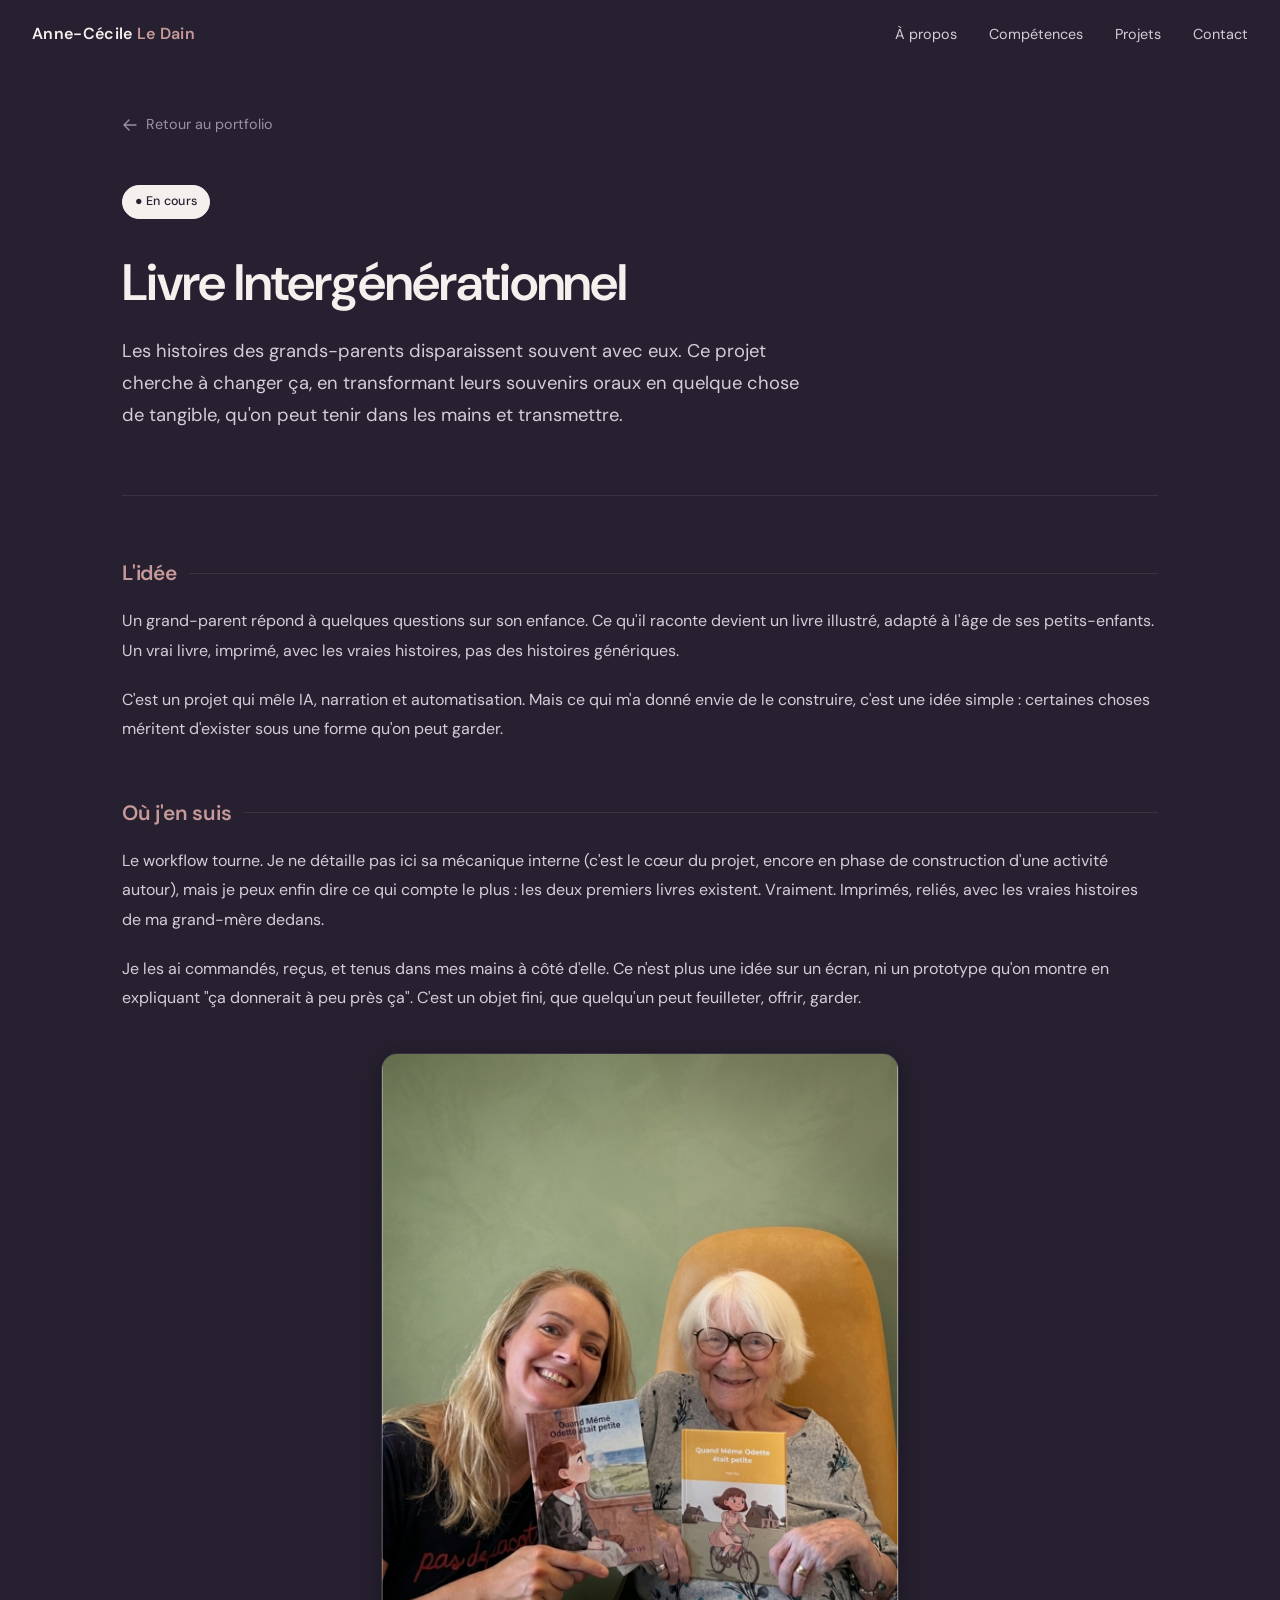
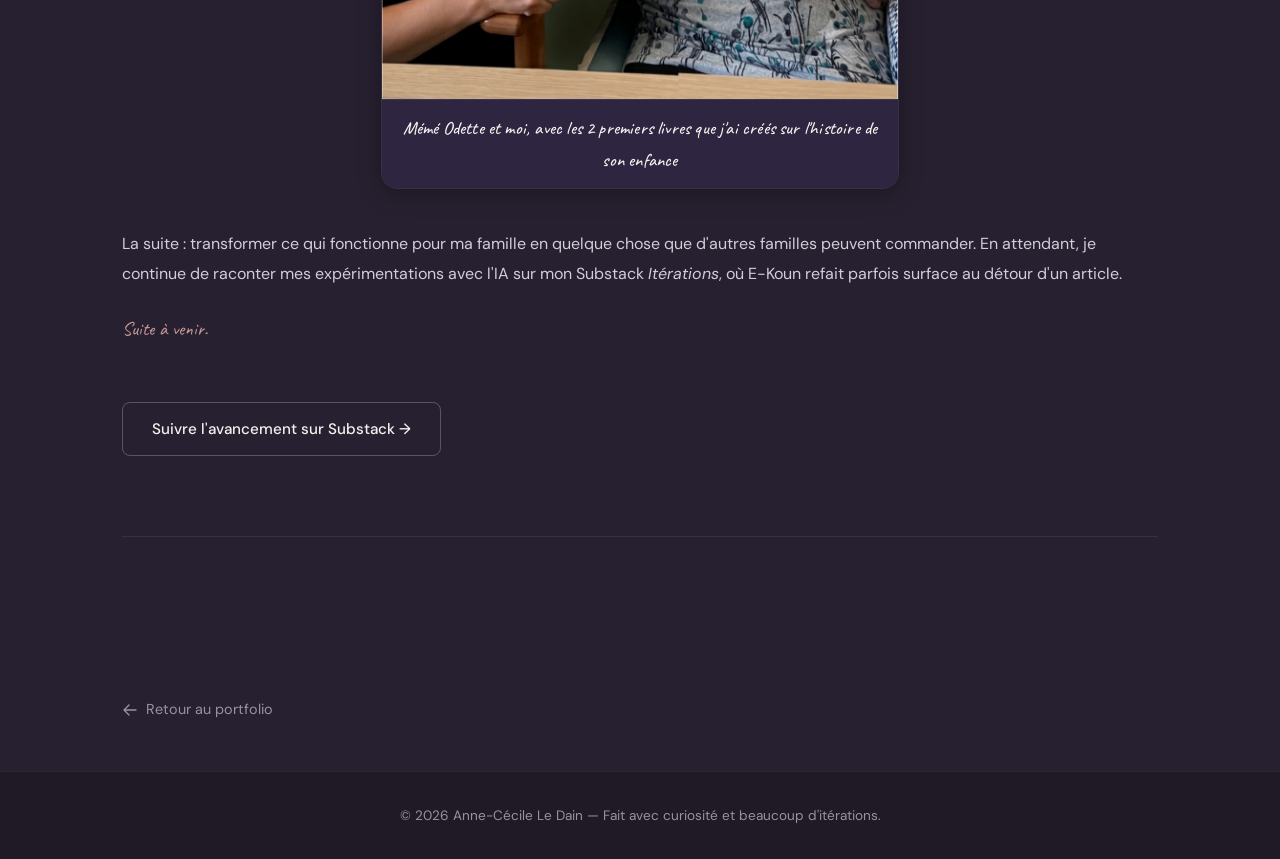
<file: projets/livre-intergenerationnel.html>
<!DOCTYPE html>
<html lang="fr">
<head>
  <meta charset="UTF-8" />
  <meta name="viewport" content="width=device-width, initial-scale=1.0" />
  <title>Livre Intergénérationnel — Anne-Cécile Le Dain</title>
  <meta name="description" content="Un projet en cours — transformer la mémoire orale en quelque chose de tangible et transmissible." />
  <link rel="icon" type="image/x-icon" href="../favicon.ico" />
  <link rel="stylesheet" href="../style.css" />
  <link rel="preconnect" href="https://fonts.googleapis.com" />
  <link rel="preconnect" href="https://fonts.gstatic.com" crossorigin />
</head>
<body>

  <!-- ===== NAVIGATION ===== -->
  <nav aria-label="Navigation principale">
    <a href="../index.html" class="nav-logo">Anne-Cécile <span>Le Dain</span></a>
    <ul class="nav-links" role="list">
      <li><a href="../index.html#a-propos">À propos</a></li>
      <li><a href="../index.html#competences">Compétences</a></li>
      <li><a href="../index.html#projets">Projets</a></li>
      <li><a href="../index.html#contact">Contact</a></li>
    </ul>
    <button class="nav-toggle" aria-label="Ouvrir le menu" aria-expanded="false">
      <span></span><span></span><span></span>
    </button>
  </nav>

  <!-- ===== CONTENU ===== -->
  <main class="container projet-page">

    <!-- Retour -->
    <a href="../index.html#projets" class="retour">
      <svg xmlns="http://www.w3.org/2000/svg" fill="none" viewBox="0 0 24 24" stroke-width="2" stroke="currentColor">
        <path stroke-linecap="round" stroke-linejoin="round" d="M10.5 19.5L3 12m0 0l7.5-7.5M3 12h18" />
      </svg>
      Retour au portfolio
    </a>

    <!-- Hero du projet -->
    <div class="projet-hero">
      <div class="projet-hero-meta">
        <span class="tag-statut tag-en-cours">● En cours</span>
      </div>
      <h1>Livre Intergénérationnel</h1>
      <p class="intro">
        Les histoires des grands-parents disparaissent souvent avec eux. Ce projet cherche à changer ça, en transformant leurs souvenirs oraux en quelque chose de tangible, qu'on peut tenir dans les mains et transmettre.
      </p>
    </div>

    <!-- Teaser -->
    <div class="etude-section">
      <h2>L'idée</h2>
      <p>
        Un grand-parent répond à quelques questions sur son enfance. Ce qu'il raconte devient un livre illustré, adapté à l'âge de ses petits-enfants. Un vrai livre, imprimé, avec les vraies histoires, pas des histoires génériques.
      </p>
      <p>
        C'est un projet qui mêle IA, narration et automatisation. Mais ce qui m'a donné envie de le construire, c'est une idée simple : certaines choses méritent d'exister sous une forme qu'on peut garder.
      </p>
    </div>

    <div class="etude-section">
      <h2>Où j'en suis</h2>
      <p>
        Le workflow tourne. Je ne détaille pas ici sa mécanique interne (c'est le cœur du projet, encore en phase de construction d'une activité autour), mais je peux enfin dire ce qui compte le plus : les deux premiers livres existent. Vraiment. Imprimés, reliés, avec les vraies histoires de ma grand-mère dedans.
      </p>
      <p>
        Je les ai commandés, reçus, et tenus dans mes mains à côté d'elle. Ce n'est plus une idée sur un écran, ni un prototype qu'on montre en expliquant "ça donnerait à peu près ça". C'est un objet fini, que quelqu'un peut feuilleter, offrir, garder.
      </p>
      <figure class="visuel-projet visuel-projet--moitie">
        <img src="../images/projets/meme-odette-et-moi_livre-ekoun.png" alt="Anne-Cécile et sa grand-mère tenant les deux premiers livres E-Koun imprimés" loading="lazy" />
        <figcaption>Mémé Odette et moi, avec les 2 premiers livres que j'ai créés sur l'histoire de son enfance</figcaption>
      </figure>
      <p>
        La suite : transformer ce qui fonctionne pour ma famille en quelque chose que d'autres familles peuvent commander. En attendant, je continue de raconter mes expérimentations avec l'IA sur mon Substack <em>Itérations</em>, où E-Koun refait parfois surface au détour d'un article.
      </p>
      <span class="caveat" style="display: block; margin-top: 1.5rem;">Suite à venir.</span>
    </div>

    <div style="margin-top: 2rem;">
      <a href="https://annec266799.substack.com/" target="_blank" rel="noopener" class="btn btn-outline">
        Suivre l'avancement sur Substack →
      </a>
    </div>

    <!-- Retour bas de page -->
    <div class="retour-bas">
      <a href="../index.html#projets" class="retour">
        <svg xmlns="http://www.w3.org/2000/svg" fill="none" viewBox="0 0 24 24" stroke-width="2" stroke="currentColor">
          <path stroke-linecap="round" stroke-linejoin="round" d="M10.5 19.5L3 12m0 0l7.5-7.5M3 12h18" />
        </svg>
        Retour au portfolio
      </a>
    </div>

  </main>

  <footer>
    <p>© 2026 Anne-Cécile Le Dain — Fait avec curiosité et beaucoup d'itérations.</p>
  </footer>

  <script src="../script.js"></script>
</body>
</html>
</file>
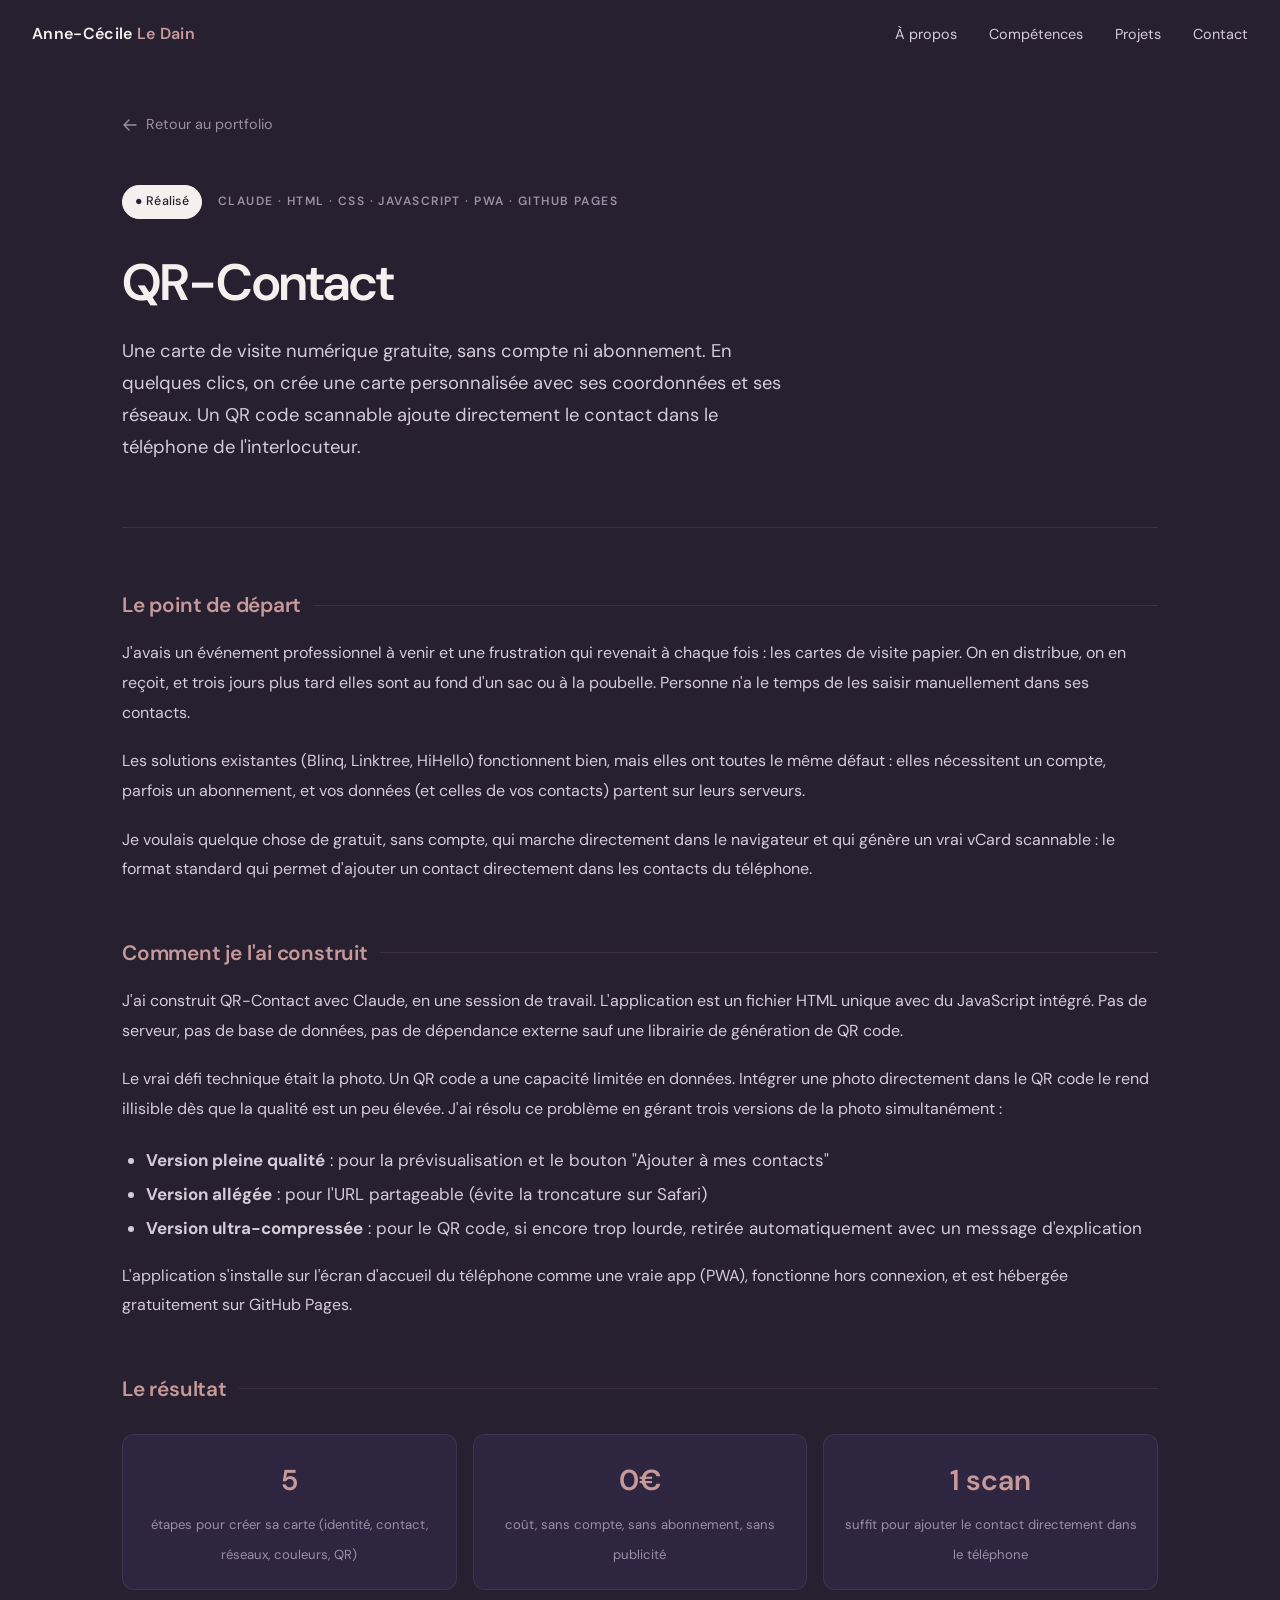
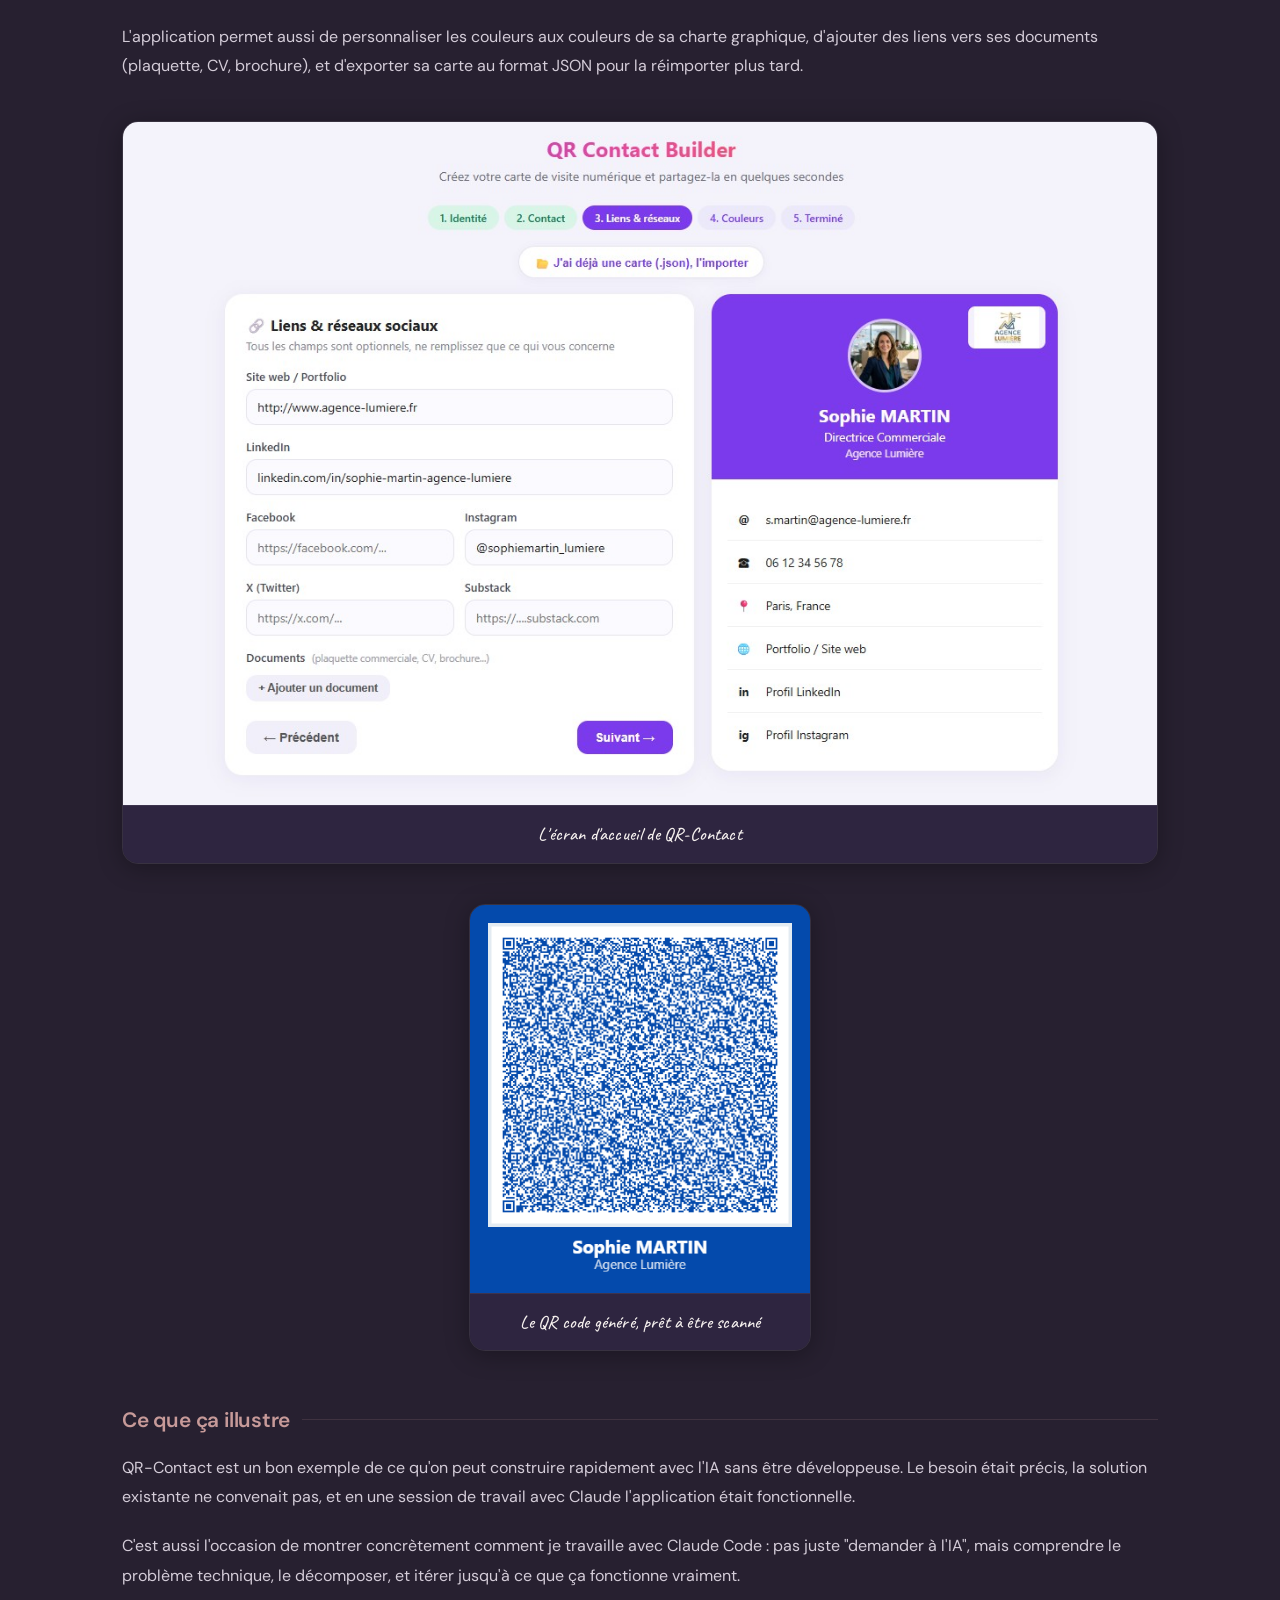
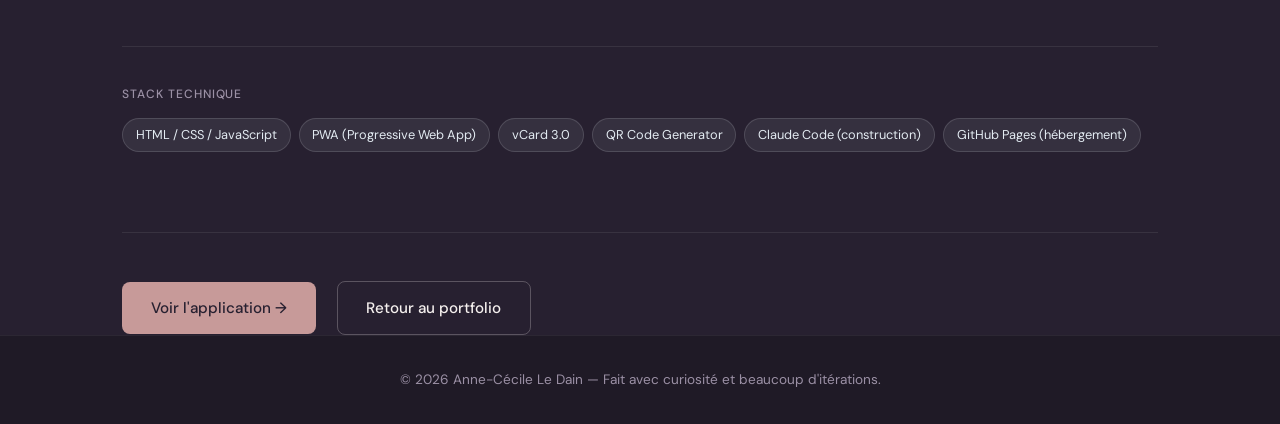
<file: projets/qr-contact.html>
<!DOCTYPE html>
<html lang="fr">
<head>
  <meta charset="UTF-8" />
  <meta name="viewport" content="width=device-width, initial-scale=1.0" />
  <title>QR-Contact — Anne-Cécile Le Dain</title>
  <meta name="description" content="QR-Contact : carte de visite numérique gratuite construite avec Claude. Un QR code scannable ajoute directement le contact dans le téléphone." />
  <link rel="icon" type="image/x-icon" href="../favicon.ico" />
  <link rel="stylesheet" href="../style.css" />
  <link rel="preconnect" href="https://fonts.googleapis.com" />
  <link rel="preconnect" href="https://fonts.gstatic.com" crossorigin />
</head>
<body>

  <nav aria-label="Navigation principale">
    <a href="../index.html" class="nav-logo">Anne-Cécile <span>Le Dain</span></a>
    <ul class="nav-links" role="list">
      <li><a href="../index.html#a-propos">À propos</a></li>
      <li><a href="../index.html#competences">Compétences</a></li>
      <li><a href="../index.html#projets">Projets</a></li>
      <li><a href="../index.html#contact">Contact</a></li>
    </ul>
    <button class="nav-toggle" aria-label="Ouvrir le menu" aria-expanded="false">
      <span></span><span></span><span></span>
    </button>
  </nav>

  <main class="container projet-page">

    <a href="../index.html#projets" class="retour">
      <svg xmlns="http://www.w3.org/2000/svg" fill="none" viewBox="0 0 24 24" stroke-width="2" stroke="currentColor">
        <path stroke-linecap="round" stroke-linejoin="round" d="M10.5 19.5L3 12m0 0l7.5-7.5M3 12h18" />
      </svg>
      Retour au portfolio
    </a>

    <div class="projet-hero">
      <div class="projet-hero-meta">
        <span class="tag-statut tag-realise">● Réalisé</span>
        <span class="label">Claude · HTML · CSS · JavaScript · PWA · GitHub Pages</span>
      </div>
      <h1>QR-Contact</h1>
      <p class="intro">
        Une carte de visite numérique gratuite, sans compte ni abonnement. En quelques clics, on crée une carte personnalisée avec ses coordonnées et ses réseaux. Un QR code scannable ajoute directement le contact dans le téléphone de l'interlocuteur.
      </p>
    </div>

    <div class="etude-section">
      <h2>Le point de départ</h2>
      <p>
        J'avais un événement professionnel à venir et une frustration qui revenait à chaque fois : les cartes de visite papier. On en distribue, on en reçoit, et trois jours plus tard elles sont au fond d'un sac ou à la poubelle. Personne n'a le temps de les saisir manuellement dans ses contacts.
      </p>
      <p>
        Les solutions existantes (Blinq, Linktree, HiHello) fonctionnent bien, mais elles ont toutes le même défaut : elles nécessitent un compte, parfois un abonnement, et vos données (et celles de vos contacts) partent sur leurs serveurs.
      </p>
      <p>
        Je voulais quelque chose de gratuit, sans compte, qui marche directement dans le navigateur et qui génère un vrai vCard scannable : le format standard qui permet d'ajouter un contact directement dans les contacts du téléphone.
      </p>
    </div>

    <div class="etude-section">
      <h2>Comment je l'ai construit</h2>
      <p>
        J'ai construit QR-Contact avec Claude, en une session de travail. L'application est un fichier HTML unique avec du JavaScript intégré. Pas de serveur, pas de base de données, pas de dépendance externe sauf une librairie de génération de QR code.
      </p>
      <p>
        Le vrai défi technique était la photo. Un QR code a une capacité limitée en données. Intégrer une photo directement dans le QR code le rend illisible dès que la qualité est un peu élevée. J'ai résolu ce problème en gérant trois versions de la photo simultanément :
      </p>
      <ul style="color: var(--texte); margin: 1rem 0 1rem 1.5rem; line-height: 2;">
        <li><strong>Version pleine qualité</strong> : pour la prévisualisation et le bouton "Ajouter à mes contacts"</li>
        <li><strong>Version allégée</strong> : pour l'URL partageable (évite la troncature sur Safari)</li>
        <li><strong>Version ultra-compressée</strong> : pour le QR code, si encore trop lourde, retirée automatiquement avec un message d'explication</li>
      </ul>
      <p>
        L'application s'installe sur l'écran d'accueil du téléphone comme une vraie app (PWA), fonctionne hors connexion, et est hébergée gratuitement sur GitHub Pages.
      </p>
    </div>

    <div class="etude-section">
      <h2>Le résultat</h2>
      <div class="chiffres-cles">
        <div class="chiffre-item">
          <span class="chiffre-valeur">5</span>
          <span class="chiffre-label">étapes pour créer sa carte (identité, contact, réseaux, couleurs, QR)</span>
        </div>
        <div class="chiffre-item">
          <span class="chiffre-valeur">0€</span>
          <span class="chiffre-label">coût, sans compte, sans abonnement, sans publicité</span>
        </div>
        <div class="chiffre-item">
          <span class="chiffre-valeur">1 scan</span>
          <span class="chiffre-label">suffit pour ajouter le contact directement dans le téléphone</span>
        </div>
      </div>
      <p style="margin-top: 1.5rem;">
        L'application permet aussi de personnaliser les couleurs aux couleurs de sa charte graphique, d'ajouter des liens vers ses documents (plaquette, CV, brochure), et d'exporter sa carte au format JSON pour la réimporter plus tard.
      </p>
      <figure class="visuel-projet">
        <img src="../images/projets/appli-qr-contact-accueil.jpg" alt="Écran d'accueil de l'application QR-Contact" loading="lazy" />
        <figcaption>L'écran d'accueil de QR-Contact</figcaption>
      </figure>
      <figure class="visuel-projet visuel-projet--petit">
        <img src="../images/projets/qr-contact-exemple-qr-code.png" alt="Exemple de QR code généré par QR-Contact" loading="lazy" />
        <figcaption>Le QR code généré, prêt à être scanné</figcaption>
      </figure>
    </div>

    <div class="etude-section">
      <h2>Ce que ça illustre</h2>
      <p>
        QR-Contact est un bon exemple de ce qu'on peut construire rapidement avec l'IA sans être développeuse. Le besoin était précis, la solution existante ne convenait pas, et en une session de travail avec Claude l'application était fonctionnelle.
      </p>
      <p>
        C'est aussi l'occasion de montrer concrètement comment je travaille avec Claude Code : pas juste "demander à l'IA", mais comprendre le problème technique, le décomposer, et itérer jusqu'à ce que ça fonctionne vraiment.
      </p>
    </div>

    <div class="stack-section">
      <h2>Stack technique</h2>
      <div class="stack">
        <span class="pill">HTML / CSS / JavaScript</span>
        <span class="pill">PWA (Progressive Web App)</span>
        <span class="pill">vCard 3.0</span>
        <span class="pill">QR Code Generator</span>
        <span class="pill">Claude Code (construction)</span>
        <span class="pill">GitHub Pages (hébergement)</span>
      </div>
    </div>

    <div class="retour-bas">
      <a href="https://annece29-netizen.github.io/qr-contact/" target="_blank" rel="noopener" class="btn btn-primary">Voir l'application →</a>
      <a href="../index.html#projets" class="btn btn-outline" style="margin-left: 1rem;">Retour au portfolio</a>
    </div>

  </main>

  <footer>
    <p>© 2026 Anne-Cécile Le Dain — Fait avec curiosité et beaucoup d'itérations.</p>
  </footer>

  <script src="../script.js"></script>
</body>
</html>
</file>
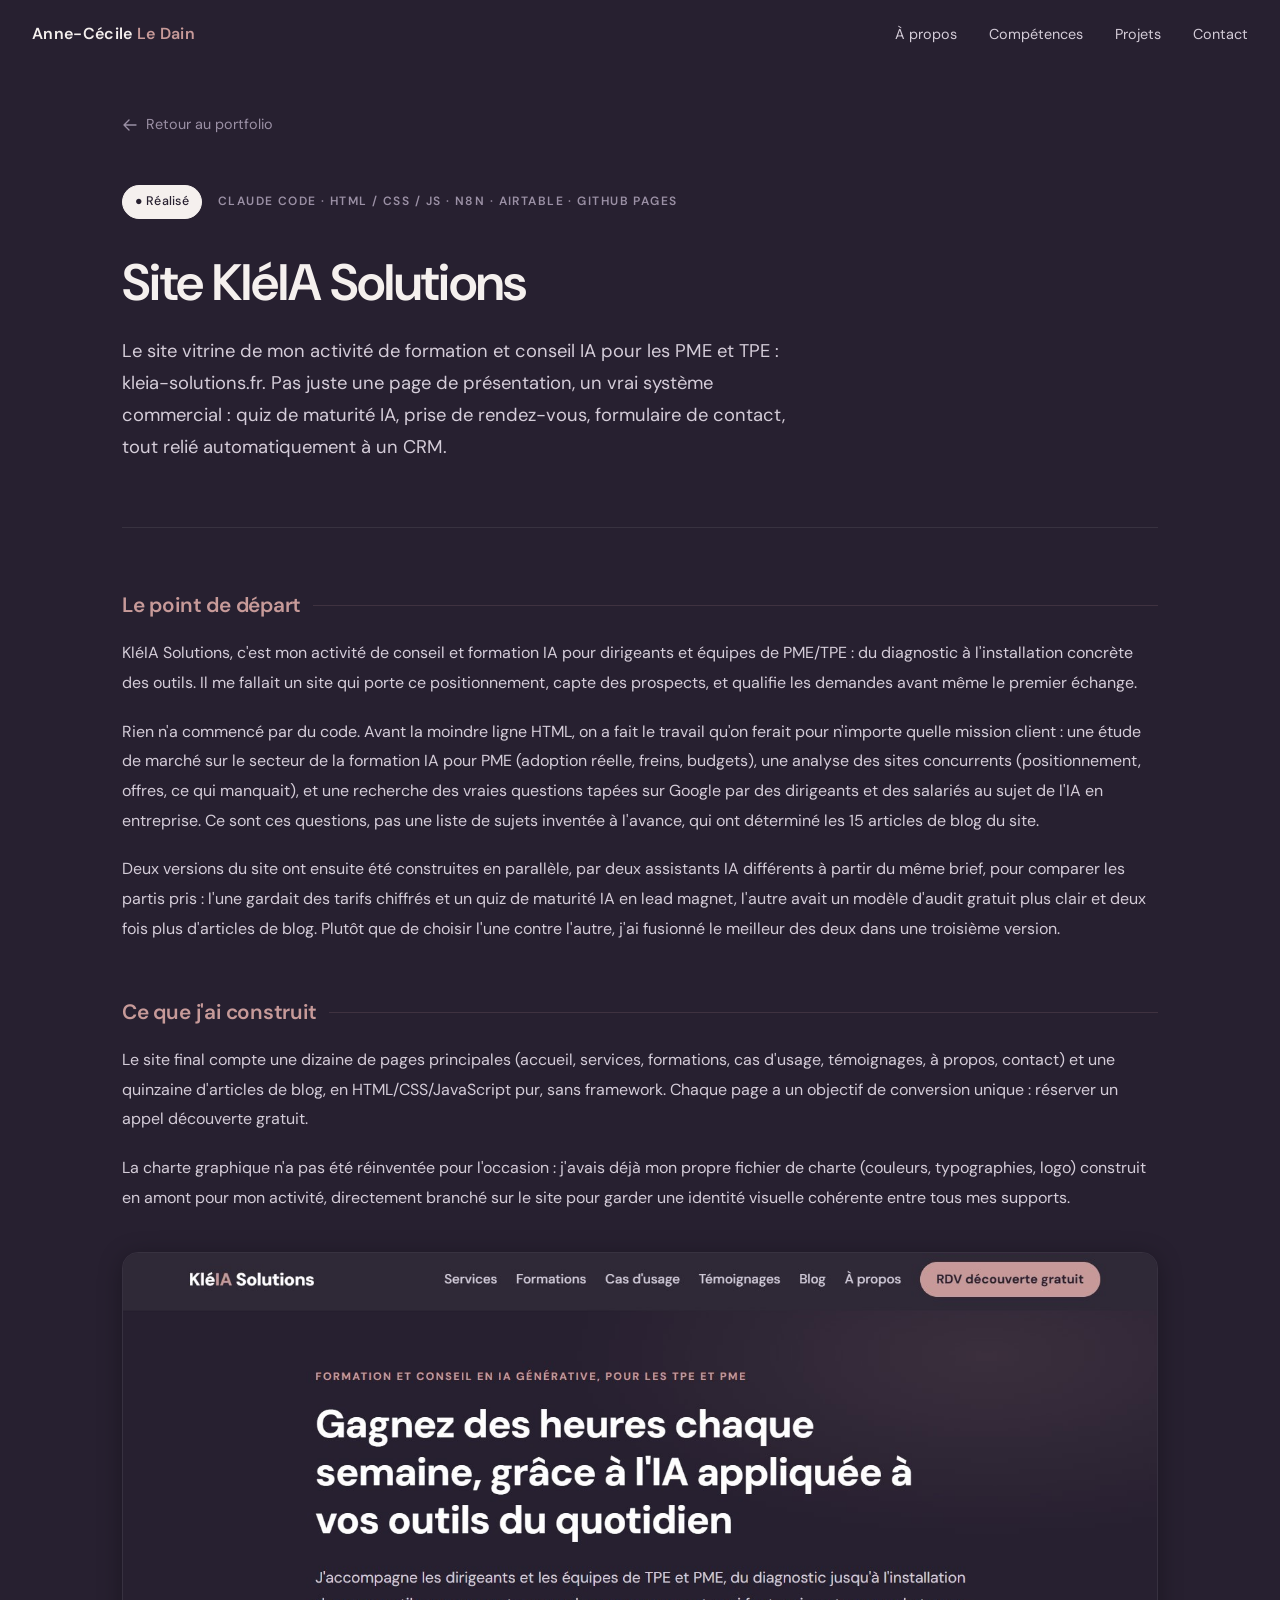
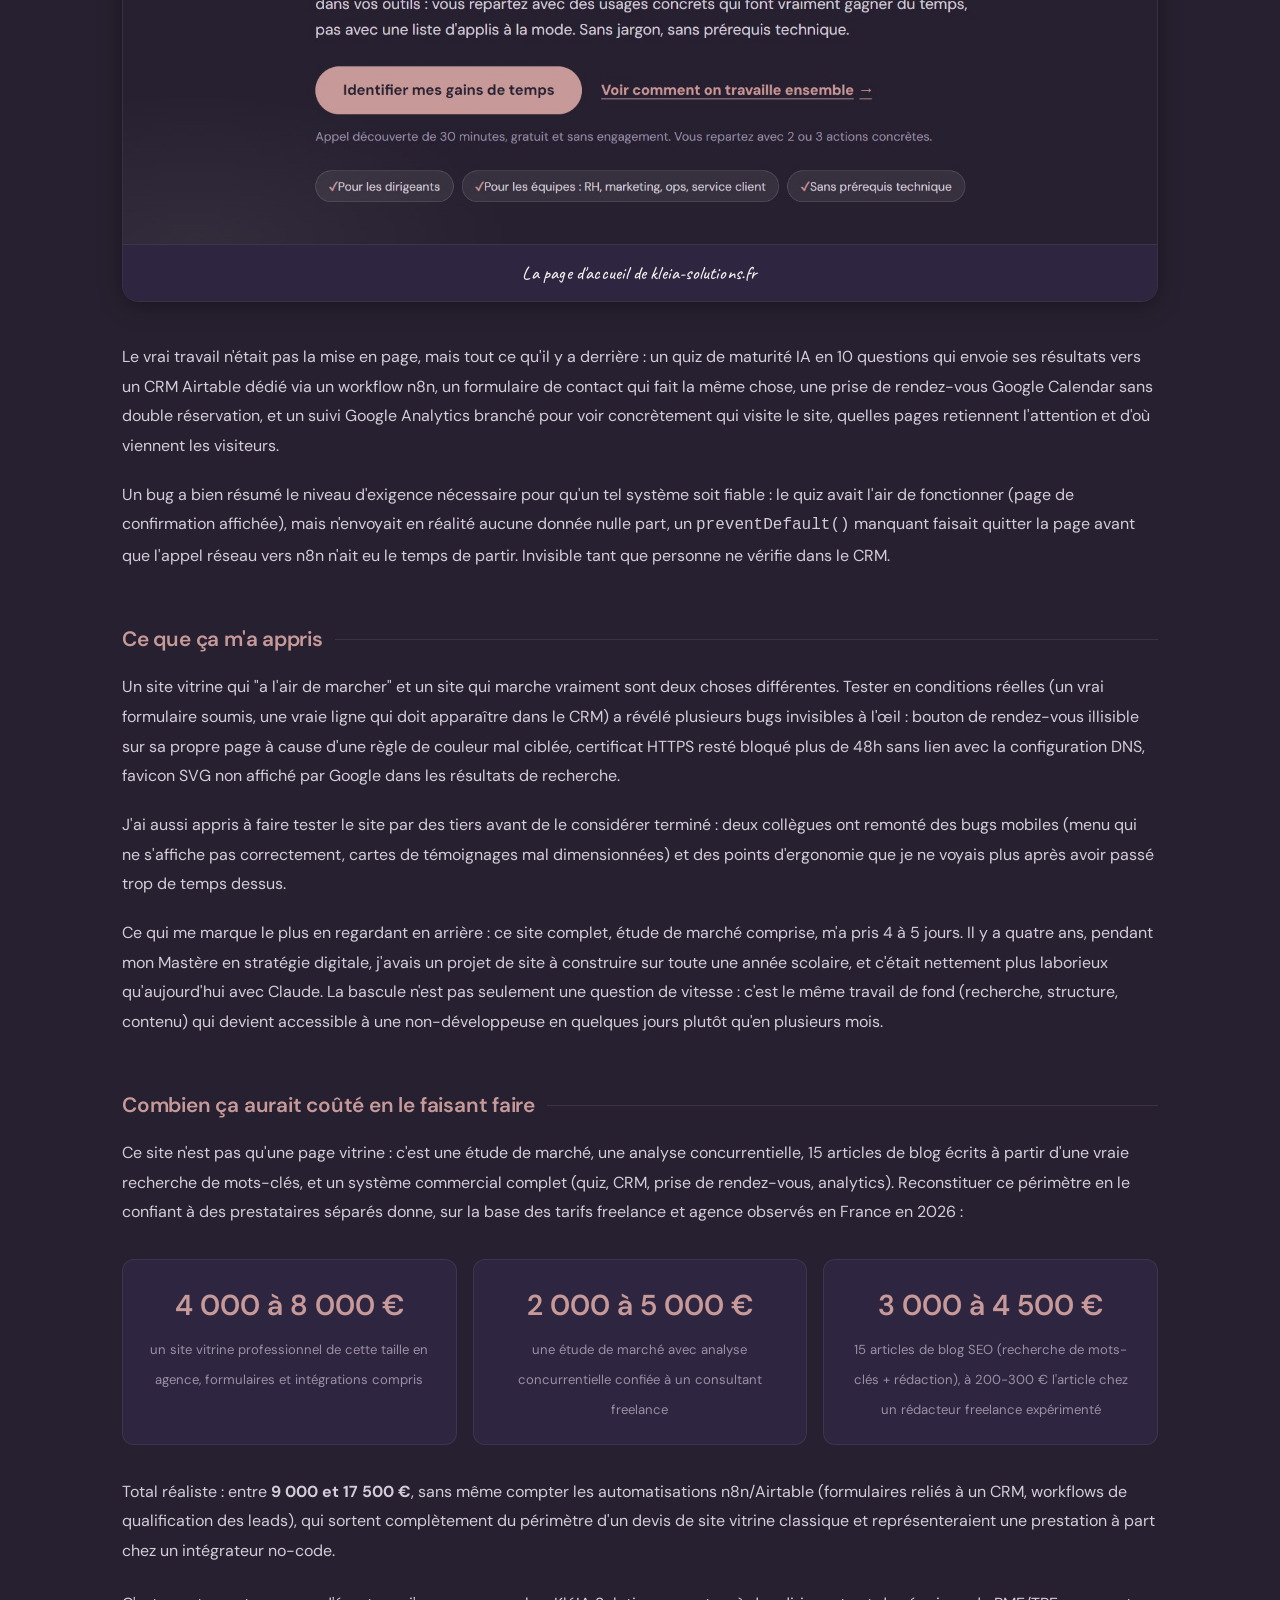
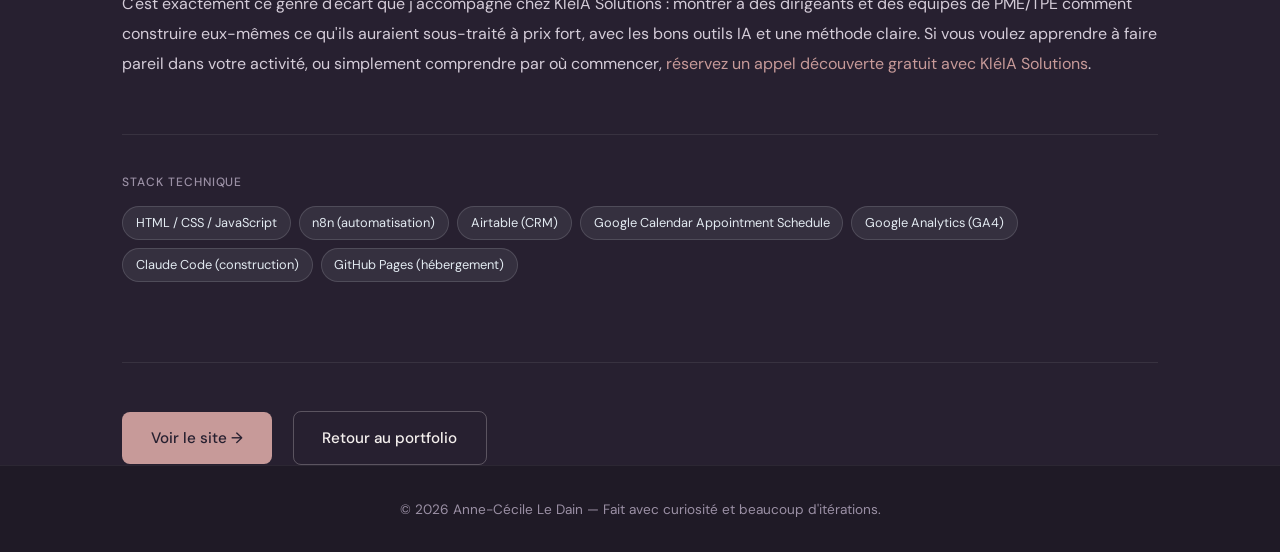
<file: projets/site-kleia.html>
<!DOCTYPE html>
<html lang="fr">
<head>
  <meta charset="UTF-8" />
  <meta name="viewport" content="width=device-width, initial-scale=1.0" />
  <title>Site KléIA Solutions — Anne-Cécile Le Dain</title>
  <meta name="description" content="Construction du site vitrine de KléIA Solutions, mon activité de formation et conseil IA pour PME/TPE : de la page HTML au site en ligne avec CRM, prise de rendez-vous et suivi des leads automatisé. Construit avec Claude." />
  <link rel="icon" type="image/x-icon" href="../favicon.ico" />
  <link rel="stylesheet" href="../style.css" />
  <link rel="preconnect" href="https://fonts.googleapis.com" />
  <link rel="preconnect" href="https://fonts.gstatic.com" crossorigin />
</head>
<body>

  <nav aria-label="Navigation principale">
    <a href="../index.html" class="nav-logo">Anne-Cécile <span>Le Dain</span></a>
    <ul class="nav-links" role="list">
      <li><a href="../index.html#a-propos">À propos</a></li>
      <li><a href="../index.html#competences">Compétences</a></li>
      <li><a href="../index.html#projets">Projets</a></li>
      <li><a href="../index.html#contact">Contact</a></li>
    </ul>
    <button class="nav-toggle" aria-label="Ouvrir le menu" aria-expanded="false">
      <span></span><span></span><span></span>
    </button>
  </nav>

  <main class="container projet-page">

    <a href="../index.html#projets" class="retour">
      <svg xmlns="http://www.w3.org/2000/svg" fill="none" viewBox="0 0 24 24" stroke-width="2" stroke="currentColor">
        <path stroke-linecap="round" stroke-linejoin="round" d="M10.5 19.5L3 12m0 0l7.5-7.5M3 12h18" />
      </svg>
      Retour au portfolio
    </a>

    <div class="projet-hero">
      <div class="projet-hero-meta">
        <span class="tag-statut tag-realise">● Réalisé</span>
        <span class="label">Claude Code · HTML / CSS / JS · n8n · Airtable · GitHub Pages</span>
      </div>
      <h1>Site KléIA Solutions</h1>
      <p class="intro">
        Le site vitrine de mon activité de formation et conseil IA pour les PME et TPE : kleia-solutions.fr. Pas juste une page de présentation, un vrai système commercial : quiz de maturité IA, prise de rendez-vous, formulaire de contact, tout relié automatiquement à un CRM.
      </p>
    </div>

    <div class="etude-section">
      <h2>Le point de départ</h2>
      <p>
        KléIA Solutions, c'est mon activité de conseil et formation IA pour dirigeants et équipes de PME/TPE : du diagnostic à l'installation concrète des outils. Il me fallait un site qui porte ce positionnement, capte des prospects, et qualifie les demandes avant même le premier échange.
      </p>
      <p>
        Rien n'a commencé par du code. Avant la moindre ligne HTML, on a fait le travail qu'on ferait pour n'importe quelle mission client : une étude de marché sur le secteur de la formation IA pour PME (adoption réelle, freins, budgets), une analyse des sites concurrents (positionnement, offres, ce qui manquait), et une recherche des vraies questions tapées sur Google par des dirigeants et des salariés au sujet de l'IA en entreprise. Ce sont ces questions, pas une liste de sujets inventée à l'avance, qui ont déterminé les 15 articles de blog du site.
      </p>
      <p>
        Deux versions du site ont ensuite été construites en parallèle, par deux assistants IA différents à partir du même brief, pour comparer les partis pris : l'une gardait des tarifs chiffrés et un quiz de maturité IA en lead magnet, l'autre avait un modèle d'audit gratuit plus clair et deux fois plus d'articles de blog. Plutôt que de choisir l'une contre l'autre, j'ai fusionné le meilleur des deux dans une troisième version.
      </p>
    </div>

    <div class="etude-section">
      <h2>Ce que j'ai construit</h2>
      <p>
        Le site final compte une dizaine de pages principales (accueil, services, formations, cas d'usage, témoignages, à propos, contact) et une quinzaine d'articles de blog, en HTML/CSS/JavaScript pur, sans framework. Chaque page a un objectif de conversion unique : réserver un appel découverte gratuit.
      </p>
      <p>
        La charte graphique n'a pas été réinventée pour l'occasion : j'avais déjà mon propre fichier de charte (couleurs, typographies, logo) construit en amont pour mon activité, directement branché sur le site pour garder une identité visuelle cohérente entre tous mes supports.
      </p>
      <figure class="visuel-projet">
        <img src="../images/projets/page-accueil_KléIA.jpg" alt="Page d'accueil du site KléIA Solutions" loading="lazy" />
        <figcaption>La page d'accueil de kleia-solutions.fr</figcaption>
      </figure>
      <p>
        Le vrai travail n'était pas la mise en page, mais tout ce qu'il y a derrière : un quiz de maturité IA en 10 questions qui envoie ses résultats vers un CRM Airtable dédié via un workflow n8n, un formulaire de contact qui fait la même chose, une prise de rendez-vous Google Calendar sans double réservation, et un suivi Google Analytics branché pour voir concrètement qui visite le site, quelles pages retiennent l'attention et d'où viennent les visiteurs.
      </p>
      <p>
        Un bug a bien résumé le niveau d'exigence nécessaire pour qu'un tel système soit fiable : le quiz avait l'air de fonctionner (page de confirmation affichée), mais n'envoyait en réalité aucune donnée nulle part, un <code>preventDefault()</code> manquant faisait quitter la page avant que l'appel réseau vers n8n n'ait eu le temps de partir. Invisible tant que personne ne vérifie dans le CRM.
      </p>
    </div>

    <div class="etude-section">
      <h2>Ce que ça m'a appris</h2>
      <p>
        Un site vitrine qui "a l'air de marcher" et un site qui marche vraiment sont deux choses différentes. Tester en conditions réelles (un vrai formulaire soumis, une vraie ligne qui doit apparaître dans le CRM) a révélé plusieurs bugs invisibles à l'œil : bouton de rendez-vous illisible sur sa propre page à cause d'une règle de couleur mal ciblée, certificat HTTPS resté bloqué plus de 48h sans lien avec la configuration DNS, favicon SVG non affiché par Google dans les résultats de recherche.
      </p>
      <p>
        J'ai aussi appris à faire tester le site par des tiers avant de le considérer terminé : deux collègues ont remonté des bugs mobiles (menu qui ne s'affiche pas correctement, cartes de témoignages mal dimensionnées) et des points d'ergonomie que je ne voyais plus après avoir passé trop de temps dessus.
      </p>
      <p>
        Ce qui me marque le plus en regardant en arrière : ce site complet, étude de marché comprise, m'a pris 4 à 5 jours. Il y a quatre ans, pendant mon Mastère en stratégie digitale, j'avais un projet de site à construire sur toute une année scolaire, et c'était nettement plus laborieux qu'aujourd'hui avec Claude. La bascule n'est pas seulement une question de vitesse : c'est le même travail de fond (recherche, structure, contenu) qui devient accessible à une non-développeuse en quelques jours plutôt qu'en plusieurs mois.
      </p>
    </div>

    <div class="etude-section">
      <h2>Combien ça aurait coûté en le faisant faire</h2>
      <p>
        Ce site n'est pas qu'une page vitrine : c'est une étude de marché, une analyse concurrentielle, 15 articles de blog écrits à partir d'une vraie recherche de mots-clés, et un système commercial complet (quiz, CRM, prise de rendez-vous, analytics). Reconstituer ce périmètre en le confiant à des prestataires séparés donne, sur la base des tarifs freelance et agence observés en France en 2026 :
      </p>
      <div class="chiffres-cles">
        <div class="chiffre-item">
          <span class="chiffre-valeur">4 000 à 8 000 €</span>
          <span class="chiffre-label">un site vitrine professionnel de cette taille en agence, formulaires et intégrations compris</span>
        </div>
        <div class="chiffre-item">
          <span class="chiffre-valeur">2 000 à 5 000 €</span>
          <span class="chiffre-label">une étude de marché avec analyse concurrentielle confiée à un consultant freelance</span>
        </div>
        <div class="chiffre-item">
          <span class="chiffre-valeur">3 000 à 4 500 €</span>
          <span class="chiffre-label">15 articles de blog SEO (recherche de mots-clés + rédaction), à 200-300 € l'article chez un rédacteur freelance expérimenté</span>
        </div>
      </div>
      <p style="margin-top: 1.5rem;">
        Total réaliste : entre <strong>9 000 et 17 500 €</strong>, sans même compter les automatisations n8n/Airtable (formulaires reliés à un CRM, workflows de qualification des leads), qui sortent complètement du périmètre d'un devis de site vitrine classique et représenteraient une prestation à part chez un intégrateur no-code.
      </p>
      <p style="margin-top: 1.5rem;">
        C'est exactement ce genre d'écart que j'accompagne chez KléIA Solutions : montrer à des dirigeants et des équipes de PME/TPE comment construire eux-mêmes ce qu'ils auraient sous-traité à prix fort, avec les bons outils IA et une méthode claire. Si vous voulez apprendre à faire pareil dans votre activité, ou simplement comprendre par où commencer, <a href="https://kleia-solutions.fr/contact.html" target="_blank" rel="noopener">réservez un appel découverte gratuit avec KléIA Solutions</a>.
      </p>
    </div>

    <div class="stack-section">
      <h2>Stack technique</h2>
      <div class="stack">
        <span class="pill">HTML / CSS / JavaScript</span>
        <span class="pill">n8n (automatisation)</span>
        <span class="pill">Airtable (CRM)</span>
        <span class="pill">Google Calendar Appointment Schedule</span>
        <span class="pill">Google Analytics (GA4)</span>
        <span class="pill">Claude Code (construction)</span>
        <span class="pill">GitHub Pages (hébergement)</span>
      </div>
    </div>

    <div class="retour-bas">
      <a href="https://kleia-solutions.fr" target="_blank" rel="noopener" class="btn btn-primary">Voir le site →</a>
      <a href="../index.html#projets" class="btn btn-outline" style="margin-left: 1rem;">Retour au portfolio</a>
    </div>

  </main>

  <footer>
    <p>© 2026 Anne-Cécile Le Dain — Fait avec curiosité et beaucoup d'itérations.</p>
  </footer>

  <script src="../script.js"></script>
</body>
</html>
</file>
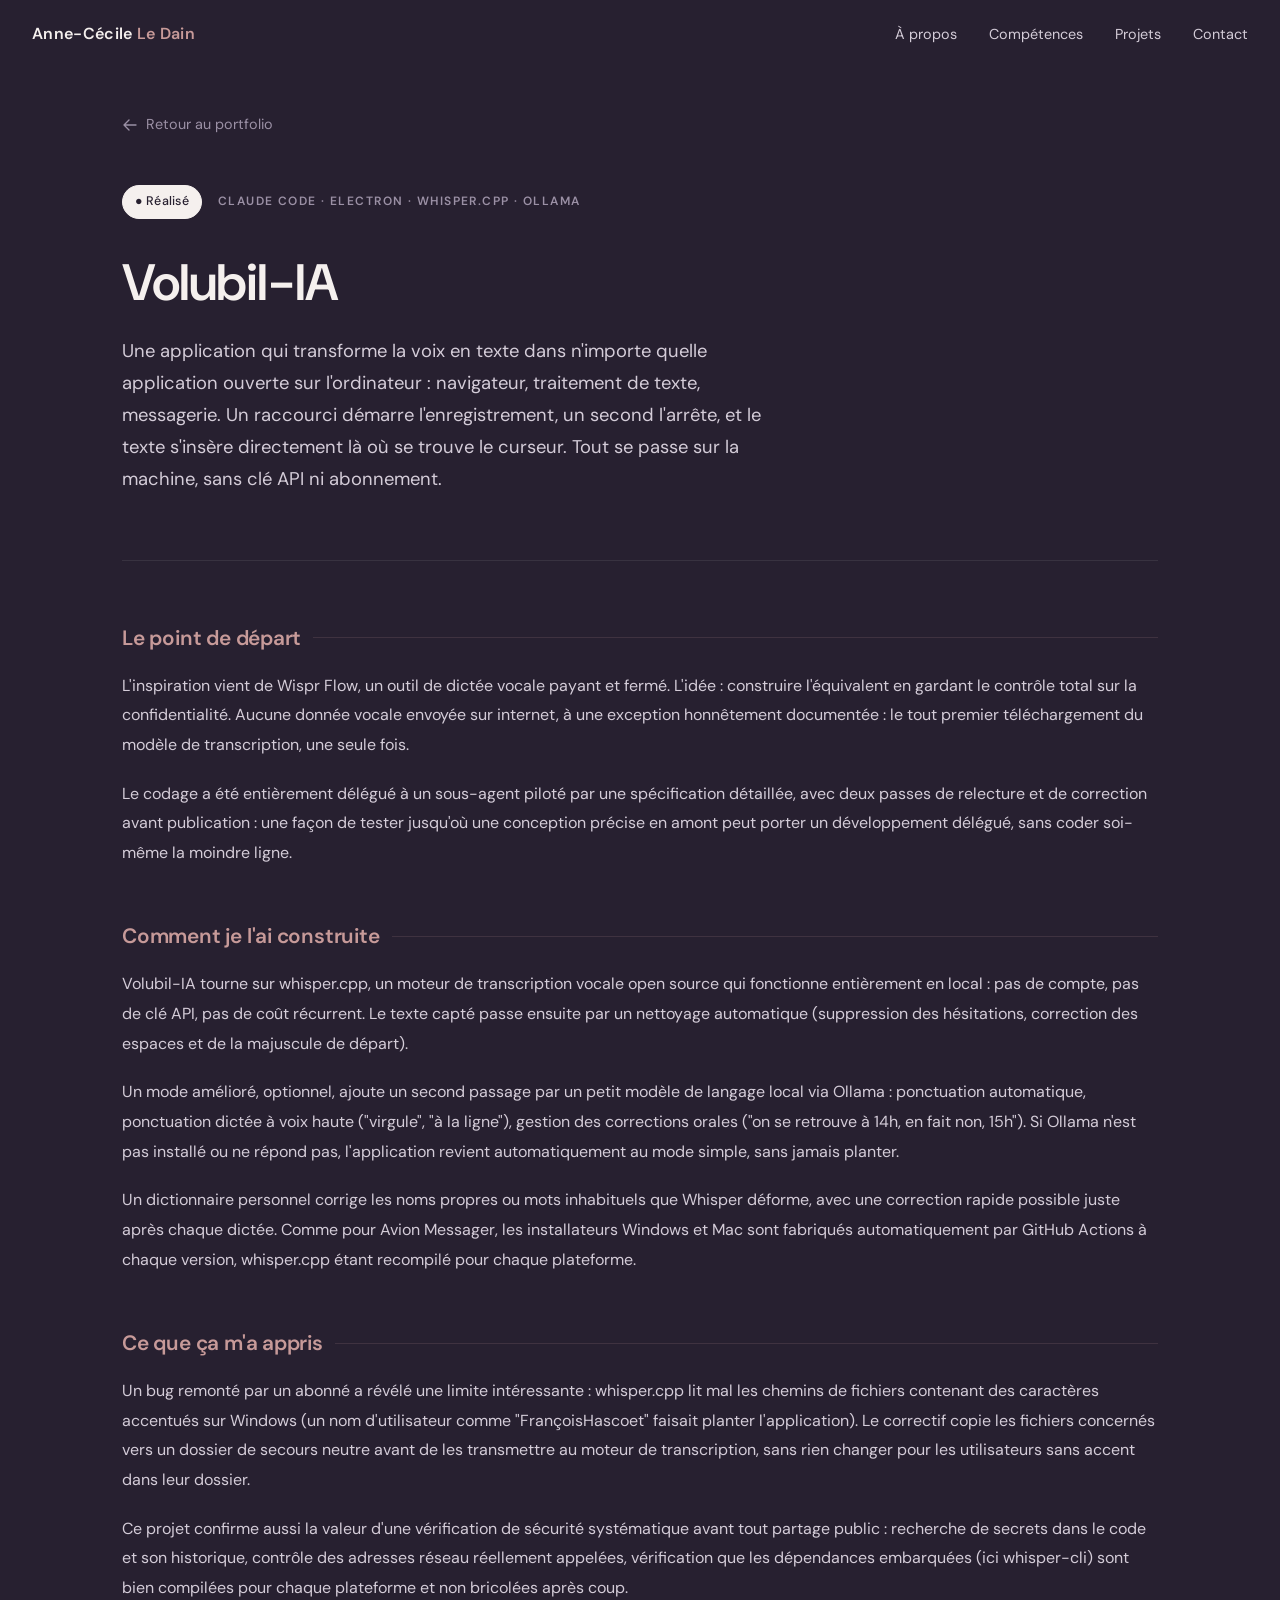
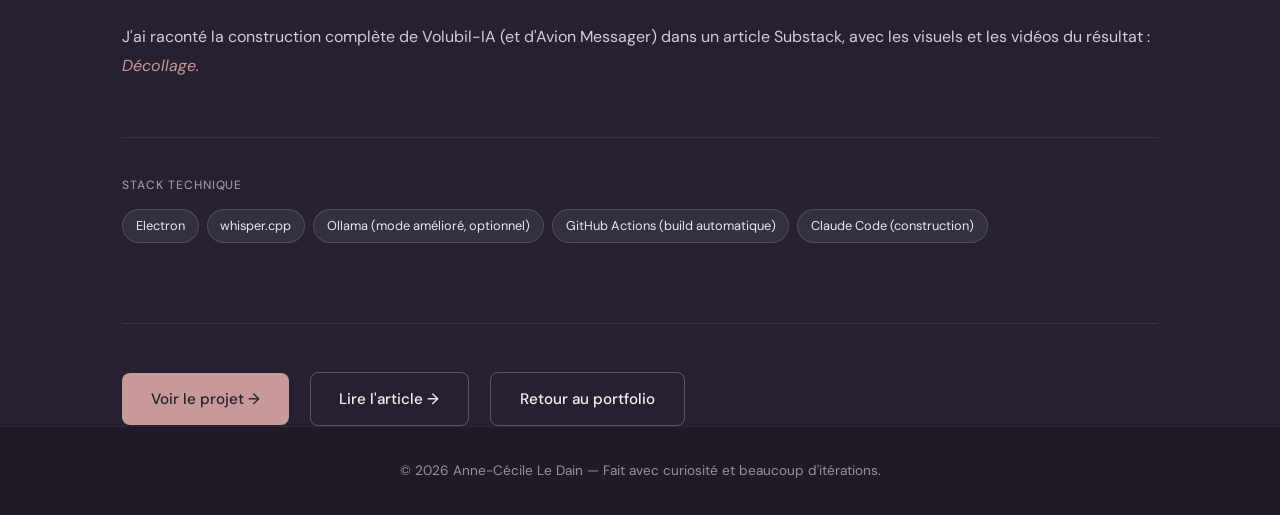
<file: projets/volubil-ia.html>
<!DOCTYPE html>
<html lang="fr">
<head>
  <meta charset="UTF-8" />
  <meta name="viewport" content="width=device-width, initial-scale=1.0" />
  <title>Volubil-IA — Anne-Cécile Le Dain</title>
  <meta name="description" content="Volubil-IA : dictée vocale 100% locale pour Windows et Mac, inspirée de Wispr Flow. Transcription et nettoyage du texte sans envoyer aucune donnée vocale sur internet. Construite avec Claude." />
  <link rel="icon" type="image/x-icon" href="../favicon.ico" />
  <link rel="stylesheet" href="../style.css" />
  <link rel="preconnect" href="https://fonts.googleapis.com" />
  <link rel="preconnect" href="https://fonts.gstatic.com" crossorigin />
</head>
<body>

  <nav aria-label="Navigation principale">
    <a href="../index.html" class="nav-logo">Anne-Cécile <span>Le Dain</span></a>
    <ul class="nav-links" role="list">
      <li><a href="../index.html#a-propos">À propos</a></li>
      <li><a href="../index.html#competences">Compétences</a></li>
      <li><a href="../index.html#projets">Projets</a></li>
      <li><a href="../index.html#contact">Contact</a></li>
    </ul>
    <button class="nav-toggle" aria-label="Ouvrir le menu" aria-expanded="false">
      <span></span><span></span><span></span>
    </button>
  </nav>

  <main class="container projet-page">

    <a href="../index.html#projets" class="retour">
      <svg xmlns="http://www.w3.org/2000/svg" fill="none" viewBox="0 0 24 24" stroke-width="2" stroke="currentColor">
        <path stroke-linecap="round" stroke-linejoin="round" d="M10.5 19.5L3 12m0 0l7.5-7.5M3 12h18" />
      </svg>
      Retour au portfolio
    </a>

    <div class="projet-hero">
      <div class="projet-hero-meta">
        <span class="tag-statut tag-realise">● Réalisé</span>
        <span class="label">Claude Code · Electron · whisper.cpp · Ollama</span>
      </div>
      <h1>Volubil-IA</h1>
      <p class="intro">
        Une application qui transforme la voix en texte dans n'importe quelle application ouverte sur l'ordinateur : navigateur, traitement de texte, messagerie. Un raccourci démarre l'enregistrement, un second l'arrête, et le texte s'insère directement là où se trouve le curseur. Tout se passe sur la machine, sans clé API ni abonnement.
      </p>
    </div>

    <div class="etude-section">
      <h2>Le point de départ</h2>
      <p>
        L'inspiration vient de Wispr Flow, un outil de dictée vocale payant et fermé. L'idée : construire l'équivalent en gardant le contrôle total sur la confidentialité. Aucune donnée vocale envoyée sur internet, à une exception honnêtement documentée : le tout premier téléchargement du modèle de transcription, une seule fois.
      </p>
      <p>
        Le codage a été entièrement délégué à un sous-agent piloté par une spécification détaillée, avec deux passes de relecture et de correction avant publication : une façon de tester jusqu'où une conception précise en amont peut porter un développement délégué, sans coder soi-même la moindre ligne.
      </p>
    </div>

    <div class="etude-section">
      <h2>Comment je l'ai construite</h2>
      <p>
        Volubil-IA tourne sur whisper.cpp, un moteur de transcription vocale open source qui fonctionne entièrement en local : pas de compte, pas de clé API, pas de coût récurrent. Le texte capté passe ensuite par un nettoyage automatique (suppression des hésitations, correction des espaces et de la majuscule de départ).
      </p>
      <p>
        Un mode amélioré, optionnel, ajoute un second passage par un petit modèle de langage local via Ollama : ponctuation automatique, ponctuation dictée à voix haute ("virgule", "à la ligne"), gestion des corrections orales ("on se retrouve à 14h, en fait non, 15h"). Si Ollama n'est pas installé ou ne répond pas, l'application revient automatiquement au mode simple, sans jamais planter.
      </p>
      <p>
        Un dictionnaire personnel corrige les noms propres ou mots inhabituels que Whisper déforme, avec une correction rapide possible juste après chaque dictée. Comme pour Avion Messager, les installateurs Windows et Mac sont fabriqués automatiquement par GitHub Actions à chaque version, whisper.cpp étant recompilé pour chaque plateforme.
      </p>
    </div>

    <div class="etude-section">
      <h2>Ce que ça m'a appris</h2>
      <p>
        Un bug remonté par un abonné a révélé une limite intéressante : whisper.cpp lit mal les chemins de fichiers contenant des caractères accentués sur Windows (un nom d'utilisateur comme "FrançoisHascoet" faisait planter l'application). Le correctif copie les fichiers concernés vers un dossier de secours neutre avant de les transmettre au moteur de transcription, sans rien changer pour les utilisateurs sans accent dans leur dossier.
      </p>
      <p>
        Ce projet confirme aussi la valeur d'une vérification de sécurité systématique avant tout partage public : recherche de secrets dans le code et son historique, contrôle des adresses réseau réellement appelées, vérification que les dépendances embarquées (ici whisper-cli) sont bien compilées pour chaque plateforme et non bricolées après coup.
      </p>
      <p>
        J'ai raconté la construction complète de Volubil-IA (et d'Avion Messager) dans un article Substack, avec les visuels et les vidéos du résultat : <a href="https://iterationsannececile.substack.com/p/decollage" target="_blank" rel="noopener"><em>Décollage.</em></a>
      </p>
    </div>

    <div class="stack-section">
      <h2>Stack technique</h2>
      <div class="stack">
        <span class="pill">Electron</span>
        <span class="pill">whisper.cpp</span>
        <span class="pill">Ollama (mode amélioré, optionnel)</span>
        <span class="pill">GitHub Actions (build automatique)</span>
        <span class="pill">Claude Code (construction)</span>
      </div>
    </div>

    <div class="retour-bas">
      <a href="https://github.com/annece29-netizen/Volubil-IA" target="_blank" rel="noopener" class="btn btn-primary">Voir le projet →</a>
      <a href="https://iterationsannececile.substack.com/p/decollage" target="_blank" rel="noopener" class="btn btn-outline" style="margin-left: 1rem;">Lire l'article →</a>
      <a href="../index.html#projets" class="btn btn-outline" style="margin-left: 1rem;">Retour au portfolio</a>
    </div>

  </main>

  <footer>
    <p>© 2026 Anne-Cécile Le Dain — Fait avec curiosité et beaucoup d'itérations.</p>
  </footer>

  <script src="../script.js"></script>
</body>
</html>
</file>
<file: style.css>
/* ============================================================
   PORTFOLIO — ANNE-CÉCILE LE DAIN
   style.css — Styles partagés toutes pages
   ============================================================ */

/* --- IMPORT POLICES --- */
@import url('https://fonts.googleapis.com/css2?family=DM+Sans:ital,opsz,wght@0,9..40,300;0,9..40,400;0,9..40,500;0,9..40,600;1,9..40,300&family=Caveat:wght@400;500&display=swap');

/* --- VARIABLES --- */
:root {
  --fond: #272030;
  --fond-clair: #312842;
  --fond-card: #2e2540;
  --rose: #c79a99;
  --bleu: #e3ebf2;
  --blanc: #f5f0ee;
  --texte: #d4ccd8;
  --texte-secondaire: #9b90a5;
  --rayon: 12px;
  --rayon-card: 16px;
  --transition: 0.3s ease;
  --ombre: 0 4px 24px rgba(0,0,0,0.3);
  --ombre-hover: 0 8px 40px rgba(0,0,0,0.5);
}

/* --- RESET --- */
*, *::before, *::after {
  box-sizing: border-box;
  margin: 0;
  padding: 0;
}

html {
  scroll-behavior: smooth;
}

body {
  background-color: var(--fond);
  color: var(--texte);
  font-family: 'DM Sans', sans-serif;
  font-size: 17px;
  line-height: 1.75;
  -webkit-font-smoothing: antialiased;
}

img {
  max-width: 100%;
  display: block;
}

a {
  color: var(--rose);
  text-decoration: none;
  transition: color var(--transition);
}

a:hover {
  color: var(--bleu);
}

/* --- TYPOGRAPHIE --- */
h1, h2, h3, h4 {
  font-family: 'DM Sans', sans-serif;
  font-weight: 600;
  line-height: 1.25;
  color: var(--blanc);
}

h1 { font-size: clamp(2.4rem, 6vw, 4.5rem); letter-spacing: -0.02em; }
h2 { font-size: clamp(1.6rem, 3.5vw, 2.4rem); letter-spacing: -0.01em; }
h3 { font-size: clamp(1.1rem, 2.5vw, 1.4rem); }
h4 { font-size: 1rem; font-weight: 500; }

p {
  color: var(--texte);
  margin-bottom: 1.2rem;
}

.caveat {
  font-family: 'Caveat', cursive;
  font-size: 1.2rem;
  color: var(--rose);
  font-weight: 400;
}

.label {
  font-size: 0.75rem;
  font-weight: 600;
  letter-spacing: 0.12em;
  text-transform: uppercase;
  color: var(--texte-secondaire);
}

/* --- LAYOUT --- */
.container {
  max-width: 1100px;
  margin: 0 auto;
  padding: 0 2rem;
}

section {
  padding: 6rem 0;
}

.section-label {
  font-size: 0.75rem;
  font-weight: 600;
  letter-spacing: 0.15em;
  text-transform: uppercase;
  color: var(--rose);
  margin-bottom: 1rem;
  display: block;
}

/* --- NAVIGATION --- */
nav {
  position: fixed;
  top: 0;
  left: 0;
  right: 0;
  z-index: 100;
  padding: 1.2rem 2rem;
  display: flex;
  justify-content: space-between;
  align-items: center;
  background: transparent;
  transition: background var(--transition), box-shadow var(--transition);
}

nav.scrolled {
  background: rgba(39, 32, 48, 0.95);
  backdrop-filter: blur(12px);
  box-shadow: 0 2px 20px rgba(0,0,0,0.3);
}

.nav-logo {
  font-size: 1rem;
  font-weight: 600;
  color: var(--blanc);
  letter-spacing: 0.02em;
}

.nav-logo span {
  color: var(--rose);
}

.nav-links {
  display: flex;
  gap: 2rem;
  list-style: none;
}

.nav-links a {
  color: var(--texte);
  font-size: 0.9rem;
  font-weight: 400;
  transition: color var(--transition);
}

.nav-links a:hover {
  color: var(--blanc);
}

/* Hamburger mobile */
.nav-toggle {
  display: none;
  flex-direction: column;
  gap: 5px;
  cursor: pointer;
  background: none;
  border: none;
  padding: 4px;
}

.nav-toggle span {
  display: block;
  width: 24px;
  height: 2px;
  background: var(--blanc);
  border-radius: 2px;
  transition: var(--transition);
}

/* --- BOUTONS --- */
.btn {
  display: inline-flex;
  align-items: center;
  gap: 0.5rem;
  padding: 0.8rem 1.8rem;
  border-radius: 8px;
  font-family: 'DM Sans', sans-serif;
  font-size: 0.95rem;
  font-weight: 500;
  cursor: pointer;
  transition: all var(--transition);
  border: none;
  text-decoration: none;
}

.btn-primary {
  background: var(--rose);
  color: var(--fond);
}

.btn-primary:hover {
  background: var(--bleu);
  color: var(--fond);
  transform: translateY(-2px);
  box-shadow: 0 6px 20px rgba(199, 154, 153, 0.3);
}

.btn-outline {
  background: transparent;
  color: var(--blanc);
  border: 1.5px solid rgba(245, 240, 238, 0.25);
}

.btn-outline:hover {
  border-color: var(--rose);
  color: var(--rose);
  transform: translateY(-2px);
}

/* --- TAGS DE STATUT --- */
.tag-statut {
  display: inline-flex;
  align-items: center;
  gap: 0.4rem;
  padding: 0.3rem 0.75rem;
  border-radius: 100px;
  font-size: 0.78rem;
  font-weight: 500;
  letter-spacing: 0.02em;
  background: var(--blanc);
  color: var(--fond);
  border: 1px solid var(--blanc);
}

.tag-realise,
.tag-test,
.tag-en-cours,
.tag-competences {
  background: var(--blanc);
  color: var(--fond);
  border: 1px solid var(--blanc);
}

.projet-card .tag-statut {
  position: absolute;
  left: 2rem;
  bottom: 2rem;
}

/* --- SÉPARATEUR --- */
.divider {
  width: 48px;
  height: 2px;
  background: var(--rose);
  border-radius: 2px;
  margin: 1.5rem 0;
}

/* --- STACK PILLS --- */
.stack {
  display: flex;
  flex-wrap: wrap;
  gap: 0.5rem;
  margin-top: 1rem;
}

.pill {
  display: inline-block;
  padding: 0.3rem 0.8rem;
  background: rgba(227, 235, 242, 0.08);
  border: 1px solid rgba(227, 235, 242, 0.15);
  border-radius: 100px;
  font-size: 0.8rem;
  color: var(--bleu);
  font-weight: 400;
}

/* --- FOOTER --- */
footer {
  background: rgba(0,0,0,0.2);
  border-top: 1px solid rgba(255,255,255,0.06);
  padding: 2rem;
  text-align: center;
}

footer p {
  font-size: 0.85rem;
  color: var(--texte-secondaire);
  margin: 0;
}

/* --- LIEN RETOUR (pages projet) --- */
.retour {
  display: inline-flex;
  align-items: center;
  gap: 0.5rem;
  color: var(--texte-secondaire);
  font-size: 0.9rem;
  font-weight: 400;
  transition: color var(--transition);
  margin-bottom: 3rem;
  margin-top: 7rem;
}

.retour:hover {
  color: var(--rose);
}

.retour svg {
  width: 16px;
  height: 16px;
}

/* --- VISUELS PROJETS --- */
.visuel-projet {
  border-radius: var(--rayon-card);
  overflow: hidden;
  border: 1px solid rgba(255,255,255,0.08);
  margin: 2.5rem 0;
  box-shadow: var(--ombre);
}

.visuel-projet img {
  width: 100%;
  height: auto;
}

.visuel-projet figcaption {
  padding: 0.75rem 1.25rem;
  background: var(--fond-card);
  border-top: 1px solid rgba(255,255,255,0.07);
  font-family: 'Caveat', cursive;
  font-size: 1.15rem;
  font-weight: 500;
  color: var(--blanc);
  text-align: center;
  letter-spacing: 0.01em;
}

.visuel-projet--petit {
  max-width: 33%;
  margin-left: auto;
  margin-right: auto;
}

.visuel-projet--moitie {
  max-width: 50%;
  margin-left: auto;
  margin-right: auto;
}

/* --- PLACEHOLDER IMAGE --- */
.img-placeholder {
  width: 100%;
  min-height: 200px;
  background: var(--fond-card);
  border-radius: var(--rayon);
  display: flex;
  flex-direction: column;
  align-items: center;
  justify-content: center;
  gap: 0.75rem;
  border: 2px dashed rgba(199, 154, 153, 0.3);
  color: var(--texte-secondaire);
  font-size: 0.9rem;
  text-align: center;
  padding: 2rem;
}

.img-placeholder svg {
  width: 32px;
  height: 32px;
  opacity: 0.5;
}

/* --- SECTION HERO --- */
#hero {
  min-height: 100vh;
  display: flex;
  align-items: center;
  padding: 0;
  position: relative;
  overflow: hidden;
}

#hero::before {
  content: '';
  position: absolute;
  top: -20%;
  right: -10%;
  width: 600px;
  height: 600px;
  background: radial-gradient(circle, rgba(199, 154, 153, 0.08) 0%, transparent 70%);
  pointer-events: none;
}

#hero::after {
  content: '';
  position: absolute;
  bottom: -10%;
  left: -5%;
  width: 400px;
  height: 400px;
  background: radial-gradient(circle, rgba(227, 235, 242, 0.05) 0%, transparent 70%);
  pointer-events: none;
}

.hero-inner {
  display: grid;
  grid-template-columns: 1fr 1fr;
  gap: 4rem;
  align-items: center;
  width: 100%;
  max-width: 1100px;
  margin: 0 auto;
  padding: 8rem 2rem 6rem;
}

.hero-text h1 {
  margin-bottom: 1.5rem;
}

.hero-text h1 .prenom {
  display: block;
  color: var(--texte-secondaire);
  font-size: 0.45em;
  font-weight: 400;
  letter-spacing: 0.2em;
  text-transform: uppercase;
  margin-bottom: 0.3rem;
}

.hero-accroche {
  font-size: clamp(1rem, 2vw, 1.2rem);
  color: var(--texte);
  line-height: 1.6;
  margin-bottom: 1.5rem;
  max-width: 480px;
}

.hero-sous-accroche {
  font-family: 'Caveat', cursive;
  font-size: 1.15rem;
  color: var(--rose);
  margin-bottom: 2.5rem;
  display: block;
}

.hero-cta {
  display: flex;
  gap: 1rem;
  flex-wrap: wrap;
}

.hero-photo {
  position: relative;
  display: flex;
  justify-content: center;
}

.hero-photo img {
  width: 100%;
  max-width: 420px;
  height: 520px;
  object-fit: cover;
  object-position: top;
  border-radius: 20px;
  box-shadow: var(--ombre);
  filter: saturate(0.9);
}

.hero-photo::before {
  content: '';
  position: absolute;
  inset: -8px;
  border-radius: 24px;
  border: 1px solid rgba(199, 154, 153, 0.2);
  pointer-events: none;
}

/* --- SECTION À PROPOS --- */
#a-propos {
  background: var(--fond-clair);
}

.apropos-inner {
  display: grid;
  grid-template-columns: 1fr 1fr;
  gap: 5rem;
  align-items: center;
}

.apropos-photo {
  position: relative;
}

.apropos-photo img {
  width: 100%;
  height: 480px;
  object-fit: cover;
  object-position: center top;
  border-radius: var(--rayon-card);
  filter: saturate(0.85);
}

.apropos-annotation {
  position: absolute;
  bottom: -1rem;
  right: -1.5rem;
  background: var(--fond);
  padding: 0.75rem 1.25rem;
  border-radius: 12px;
  border: 1px solid rgba(199, 154, 153, 0.2);
  box-shadow: var(--ombre);
}

.apropos-texte p:last-child {
  margin-bottom: 0;
}

/* --- SECTION COMPÉTENCES --- */
#competences {
  text-align: center;
}

.skills-grid {
  display: grid;
  grid-template-columns: repeat(3, 1fr);
  gap: 1.25rem;
  margin-top: 3rem;
  text-align: left;
}

.skill-card {
  background: var(--fond-card);
  border: 1px solid rgba(255,255,255,0.07);
  border-radius: var(--rayon-card);
  padding: 1.75rem;
  transition: all var(--transition);
}

.skill-card:hover {
  border-color: rgba(199, 154, 153, 0.3);
  transform: translateY(-3px);
  box-shadow: var(--ombre-hover);
}

.skill-icon {
  font-size: 1.8rem;
  margin-bottom: 0.75rem;
  display: block;
}

.skill-icone {
  width: 32px;
  height: 32px;
  color: var(--rose);
  margin-bottom: 0.75rem;
  display: block;
}

.skill-card h3 {
  font-size: 1rem;
  margin-bottom: 0.5rem;
  color: var(--blanc);
}

.skill-card p {
  font-size: 0.88rem;
  color: var(--texte-secondaire);
  margin: 0;
  line-height: 1.5;
}

/* --- SECTION PROJETS --- */
#projets {
  background: var(--fond-clair);
}

.projets-filtres {
  display: flex;
  gap: 0.5rem;
  flex-wrap: wrap;
  margin-top: 2rem;
}

.filtre-btn {
  padding: 0.45rem 1.1rem;
  border-radius: 100px;
  border: 1.5px solid rgba(255,255,255,0.12);
  background: transparent;
  color: var(--texte-secondaire);
  font-family: 'DM Sans', sans-serif;
  font-size: 0.85rem;
  font-weight: 500;
  cursor: pointer;
  transition: all var(--transition);
}

.filtre-btn:hover {
  border-color: var(--rose);
  color: var(--rose);
}

.filtre-btn.active {
  background: var(--rose);
  border-color: var(--rose);
  color: var(--fond);
}

.projets-grid {
  display: grid;
  grid-template-columns: repeat(3, 1fr);
  gap: 1.5rem;
  margin-top: 2rem;
}

.projet-card {
  background: var(--fond-card);
  border: 1px solid rgba(255,255,255,0.07);
  border-radius: var(--rayon-card);
  padding: 2rem;
  padding-bottom: 3.5rem;
  text-decoration: none;
  display: block;
  transition: all var(--transition);
  position: relative;
  overflow: hidden;
}

.projet-card::before {
  content: '';
  position: absolute;
  top: 0;
  left: 0;
  right: 0;
  height: 3px;
  background: var(--rose);
  opacity: 0;
  transition: opacity var(--transition);
}

.projet-card:hover {
  border-color: rgba(199, 154, 153, 0.25);
  transform: translateY(-4px);
  box-shadow: var(--ombre-hover);
  color: inherit;
}

.projet-card:hover::before {
  opacity: 1;
}

.projet-card-header {
  display: flex;
  justify-content: space-between;
  align-items: flex-start;
  margin-bottom: 1rem;
}

.projet-emoji {
  font-size: 2rem;
}

.projet-icone {
  width: 28px;
  height: 28px;
  color: var(--rose);
  flex-shrink: 0;
}

.projet-fleche {
  color: var(--texte-secondaire);
  font-size: 1.2rem;
  transition: transform var(--transition), color var(--transition);
}

.projet-card:hover .projet-fleche {
  transform: translate(3px, -3px);
  color: var(--rose);
}

.projet-card h3 {
  font-size: 1.15rem;
  color: var(--blanc);
  margin-bottom: 0.5rem;
}

.projet-card p {
  font-size: 0.9rem;
  color: var(--texte-secondaire);
  margin: 0 0 1.25rem;
  line-height: 1.5;
}

/* --- SECTION EN CE MOMENT --- */
#en-ce-moment {
  position: relative;
}

.moment-inner {
  max-width: 680px;
}

.moment-inner h2 {
  margin-bottom: 1.5rem;
}

.moment-inner p {
  font-size: 1.05rem;
  line-height: 1.8;
}

/* --- SECTION CONTACT --- */
#contact {
  background: var(--fond-clair);
}

.contact-inner {
  max-width: 600px;
}

.contact-liens {
  display: flex;
  flex-direction: column;
  gap: 1rem;
  margin-top: 2.5rem;
}

.contact-lien {
  display: flex;
  align-items: center;
  gap: 1rem;
  padding: 1.25rem 1.5rem;
  background: var(--fond-card);
  border: 1px solid rgba(255,255,255,0.07);
  border-radius: var(--rayon);
  color: var(--texte);
  text-decoration: none;
  transition: all var(--transition);
  font-size: 0.95rem;
}

.contact-lien:hover {
  border-color: rgba(199, 154, 153, 0.35);
  color: var(--blanc);
  transform: translateX(4px);
}

.contact-lien svg {
  width: 20px;
  height: 20px;
  flex-shrink: 0;
  color: var(--rose);
}

.contact-lien span {
  flex: 1;
}

.contact-lien .contact-arrow {
  color: var(--texte-secondaire);
  font-size: 0.9rem;
}

/* ===================================
   PAGES PROJET — Styles spécifiques
   =================================== */

.projet-page {
  padding-top: 0;
}

.projet-hero {
  padding: 0 0 4rem;
  border-bottom: 1px solid rgba(255,255,255,0.08);
  margin-bottom: 4rem;
}

.projet-hero-meta {
  display: flex;
  align-items: center;
  gap: 1rem;
  margin-bottom: 2rem;
  flex-wrap: wrap;
}

.projet-hero h1 {
  font-size: clamp(2rem, 5vw, 3.2rem);
  margin-bottom: 1.25rem;
}

.projet-hero .intro {
  font-size: 1.15rem;
  color: var(--texte);
  max-width: 680px;
  line-height: 1.75;
  margin-bottom: 0;
}

.etude-section {
  margin-bottom: 3.5rem;
}

.etude-section h2 {
  font-size: 1.3rem;
  color: var(--rose);
  margin-bottom: 1.25rem;
  display: flex;
  align-items: center;
  gap: 0.75rem;
}

.etude-section h2::after {
  content: '';
  flex: 1;
  height: 1px;
  background: rgba(199, 154, 153, 0.15);
}

.etude-section p {
  font-size: 1rem;
  line-height: 1.85;
  color: var(--texte);
}

.chiffres-cles {
  display: grid;
  grid-template-columns: repeat(auto-fit, minmax(160px, 1fr));
  gap: 1rem;
  margin: 2rem 0;
}

.chiffre-item {
  background: var(--fond-card);
  border: 1px solid rgba(255,255,255,0.07);
  border-radius: var(--rayon);
  padding: 1.25rem;
  text-align: center;
}

.chiffre-valeur {
  font-size: 1.8rem;
  font-weight: 600;
  color: var(--rose);
  display: block;
  margin-bottom: 0.25rem;
}

.chiffre-label {
  font-size: 0.82rem;
  color: var(--texte-secondaire);
  line-height: 1.4;
}

.stack-section {
  margin-top: 3.5rem;
  padding-top: 2.5rem;
  border-top: 1px solid rgba(255,255,255,0.08);
}

.stack-section h2 {
  font-size: 1rem;
  font-weight: 500;
  color: var(--texte-secondaire);
  margin-bottom: 1rem;
  letter-spacing: 0.08em;
  text-transform: uppercase;
  font-size: 0.75rem;
}

.retour-bas {
  margin-top: 5rem;
  padding-top: 3rem;
  border-top: 1px solid rgba(255,255,255,0.08);
}

/* --- SECTION AVIS --- */
#avis {
  background: var(--fond-clair);
}

.avis-grid {
  display: grid;
  grid-template-columns: repeat(2, 1fr);
  gap: 1.5rem;
  margin-top: 3rem;
}

/* --- CARROUSEL TÉMOIGNAGES --- */
.carrousel-wrap {
  margin-top: 3rem;
  position: relative;
}

.carrousel-track {
  position: relative;
  min-height: 260px;
}

.carrousel-slide {
  display: none !important;
  animation: fadeIn 0.4s ease;
}

.carrousel-slide.active {
  display: flex !important;
}

@keyframes fadeIn {
  from { opacity: 0; transform: translateY(8px); }
  to   { opacity: 1; transform: translateY(0); }
}

.carrousel-nav {
  display: flex;
  align-items: center;
  justify-content: center;
  gap: 1rem;
  margin-top: 1.5rem;
}

.carrousel-btn {
  background: var(--fond-card);
  border: 1px solid rgba(255,255,255,0.1);
  color: var(--texte);
  width: 40px;
  height: 40px;
  border-radius: 50%;
  font-size: 1rem;
  cursor: pointer;
  transition: all var(--transition);
  display: flex;
  align-items: center;
  justify-content: center;
}

.carrousel-btn:hover {
  border-color: var(--rose);
  color: var(--rose);
}

.carrousel-dots {
  display: flex;
  gap: 0.5rem;
}

.carrousel-dot {
  width: 8px;
  height: 8px;
  border-radius: 50%;
  border: none;
  background: rgba(199, 154, 153, 0.25);
  cursor: pointer;
  transition: background var(--transition);
  padding: 0;
}

.carrousel-dot.active {
  background: var(--rose);
}

.avis-card {
  background: var(--fond-card);
  border: 1px solid rgba(255,255,255,0.07);
  border-radius: var(--rayon-card);
  padding: 2rem;
  display: flex;
  flex-direction: column;
  gap: 1.25rem;
  transition: all var(--transition);
}

.avis-card:hover {
  border-color: rgba(199, 154, 153, 0.25);
  box-shadow: var(--ombre-hover);
}

.avis-card-projet {
  margin-top: 0;
  margin-bottom: 3.5rem;
}

.avis-etoiles {
  color: #f59e0b;
  font-size: 1rem;
  letter-spacing: 0.1em;
}

.avis-card blockquote {
  font-size: 0.92rem;
  line-height: 1.8;
  color: var(--texte);
  font-style: italic;
  flex: 1;
  margin: 0;
  padding: 0;
  border: none;
}

.avis-auteur {
  display: flex;
  align-items: center;
  gap: 0.875rem;
  padding-top: 1rem;
  border-top: 1px solid rgba(255,255,255,0.07);
}

.avis-avatar {
  display: none;
}

.avis-auteur strong {
  display: block;
  font-family: 'Caveat', cursive;
  font-size: 1.2rem;
  font-weight: 500;
  color: var(--rose);
}

.avis-auteur span {
  display: block;
  font-family: 'Caveat', cursive;
  font-size: 1rem;
  font-weight: 400;
  color: var(--texte-secondaire);
}

/* --- LIGHTBOX --- */
.lightbox-overlay {
  position: fixed;
  inset: 0;
  z-index: 1000;
  background: rgba(10, 8, 15, 0.95);
  display: none;
  align-items: center;
  justify-content: center;
  overflow: hidden;
  opacity: 0;
  transition: opacity 0.25s ease;
}

.lightbox-overlay.visible {
  opacity: 1;
}

/* Conteneur qui reçoit transform (zoom + pan) */
.lightbox-inner {
  position: relative;
  display: flex;
  align-items: center;
  justify-content: center;
  width: 100%;
  height: 100%;
  transform-origin: center center;
  transition: transform 0.15s ease;
  will-change: transform;
}

.lightbox-overlay img {
  max-width: 92vw;
  max-height: 90vh;
  object-fit: contain;
  border-radius: var(--rayon-card);
  box-shadow: 0 24px 80px rgba(0,0,0,0.7);
  user-select: none;
  pointer-events: none; /* le pan se gère sur l'overlay */
  opacity: 0;
  transition: opacity 0.2s ease;
}

.lightbox-overlay.visible img {
  opacity: 1;
}

/* Barre d'outils en bas */
.lightbox-toolbar {
  position: absolute;
  bottom: 1.5rem;
  left: 50%;
  transform: translateX(-50%);
  display: flex;
  align-items: center;
  gap: 0.5rem;
  background: rgba(30, 24, 40, 0.85);
  border: 1px solid rgba(255,255,255,0.12);
  border-radius: 99px;
  padding: 0.4rem 0.75rem;
  backdrop-filter: blur(8px);
}

.lightbox-toolbar button {
  background: none;
  border: none;
  color: var(--blanc);
  font-size: 1.1rem;
  width: 36px;
  height: 36px;
  border-radius: 50%;
  display: flex;
  align-items: center;
  justify-content: center;
  cursor: pointer;
  transition: background var(--transition);
  line-height: 1;
}

.lightbox-toolbar button:hover {
  background: rgba(199, 154, 153, 0.2);
}

.lightbox-zoom-level {
  font-size: 0.78rem;
  color: var(--texte-secondaire);
  min-width: 3rem;
  text-align: center;
  font-variant-numeric: tabular-nums;
}

/* Bouton fermer */
.lightbox-close {
  position: absolute;
  top: 1.25rem;
  right: 1.25rem;
  background: rgba(255,255,255,0.1);
  border: 1px solid rgba(255,255,255,0.15);
  border-radius: 50%;
  width: 40px;
  height: 40px;
  display: flex;
  align-items: center;
  justify-content: center;
  cursor: pointer;
  color: var(--blanc);
  font-size: 1.1rem;
  transition: background var(--transition);
  line-height: 1;
  z-index: 10;
}

.lightbox-close:hover {
  background: rgba(199, 154, 153, 0.3);
}

/* Curseur selon état */
.lightbox-overlay { cursor: grab; }
.lightbox-overlay.dragging { cursor: grabbing; }
.lightbox-overlay.zoom-fit { cursor: default; }

/* Curseur zoom sur les images zoomables */
.visuel-projet img {
  cursor: zoom-in;
  transition: opacity var(--transition);
}

.visuel-projet img:hover {
  opacity: 0.9;
}

/* --- MAINTENANCE PAGE --- */
.maintenance-page {
  min-height: 100vh;
  display: flex;
  align-items: center;
  justify-content: center;
  text-align: center;
  padding: 2rem;
}

.maintenance-inner {
  max-width: 480px;
}

.maintenance-inner h1 {
  font-size: 2rem;
  margin: 1.5rem 0 1rem;
}

.maintenance-inner p {
  color: var(--texte-secondaire);
  margin-bottom: 2rem;
}

/* --- RESPONSIVE --- */
@media (max-width: 900px) {
  .hero-inner {
    grid-template-columns: 1fr;
    text-align: center;
    gap: 3rem;
  }

  .hero-accroche {
    margin: 0 auto 1.5rem;
  }

  .hero-cta {
    justify-content: center;
  }

  .hero-photo {
    order: -1;
  }

  .hero-photo img {
    max-width: 320px;
    height: 380px;
  }

  .apropos-inner {
    grid-template-columns: 1fr;
    gap: 3rem;
  }

  .apropos-annotation {
    position: static;
    margin-top: 1rem;
    display: inline-block;
  }

  .skills-grid {
    grid-template-columns: repeat(2, 1fr);
  }

  .projets-grid {
    grid-template-columns: repeat(2, 1fr);
  }

  .avis-grid {
    grid-template-columns: 1fr;
  }
}

@media (max-width: 600px) {
  .projets-grid {
    grid-template-columns: 1fr;
  }
  .projets-filtres {
    gap: 0.4rem;
  }
  .filtre-btn {
    font-size: 0.8rem;
    padding: 0.4rem 0.9rem;
  }
}

@media (max-width: 600px) {
  section {
    padding: 4rem 0;
  }

  .container {
    padding: 0 1.25rem;
  }

  .nav-links {
    display: none;
    flex-direction: column;
    position: absolute;
    top: 100%;
    left: 0;
    right: 0;
    background: rgba(39, 32, 48, 0.98);
    padding: 1.5rem 2rem;
    gap: 1.5rem;
    border-top: 1px solid rgba(255,255,255,0.08);
  }

  .nav-links.open {
    display: flex;
  }

  .nav-toggle {
    display: flex;
  }

  .skills-grid {
    grid-template-columns: 1fr;
  }

  .chiffres-cles {
    grid-template-columns: repeat(2, 1fr);
  }
}
</file>
